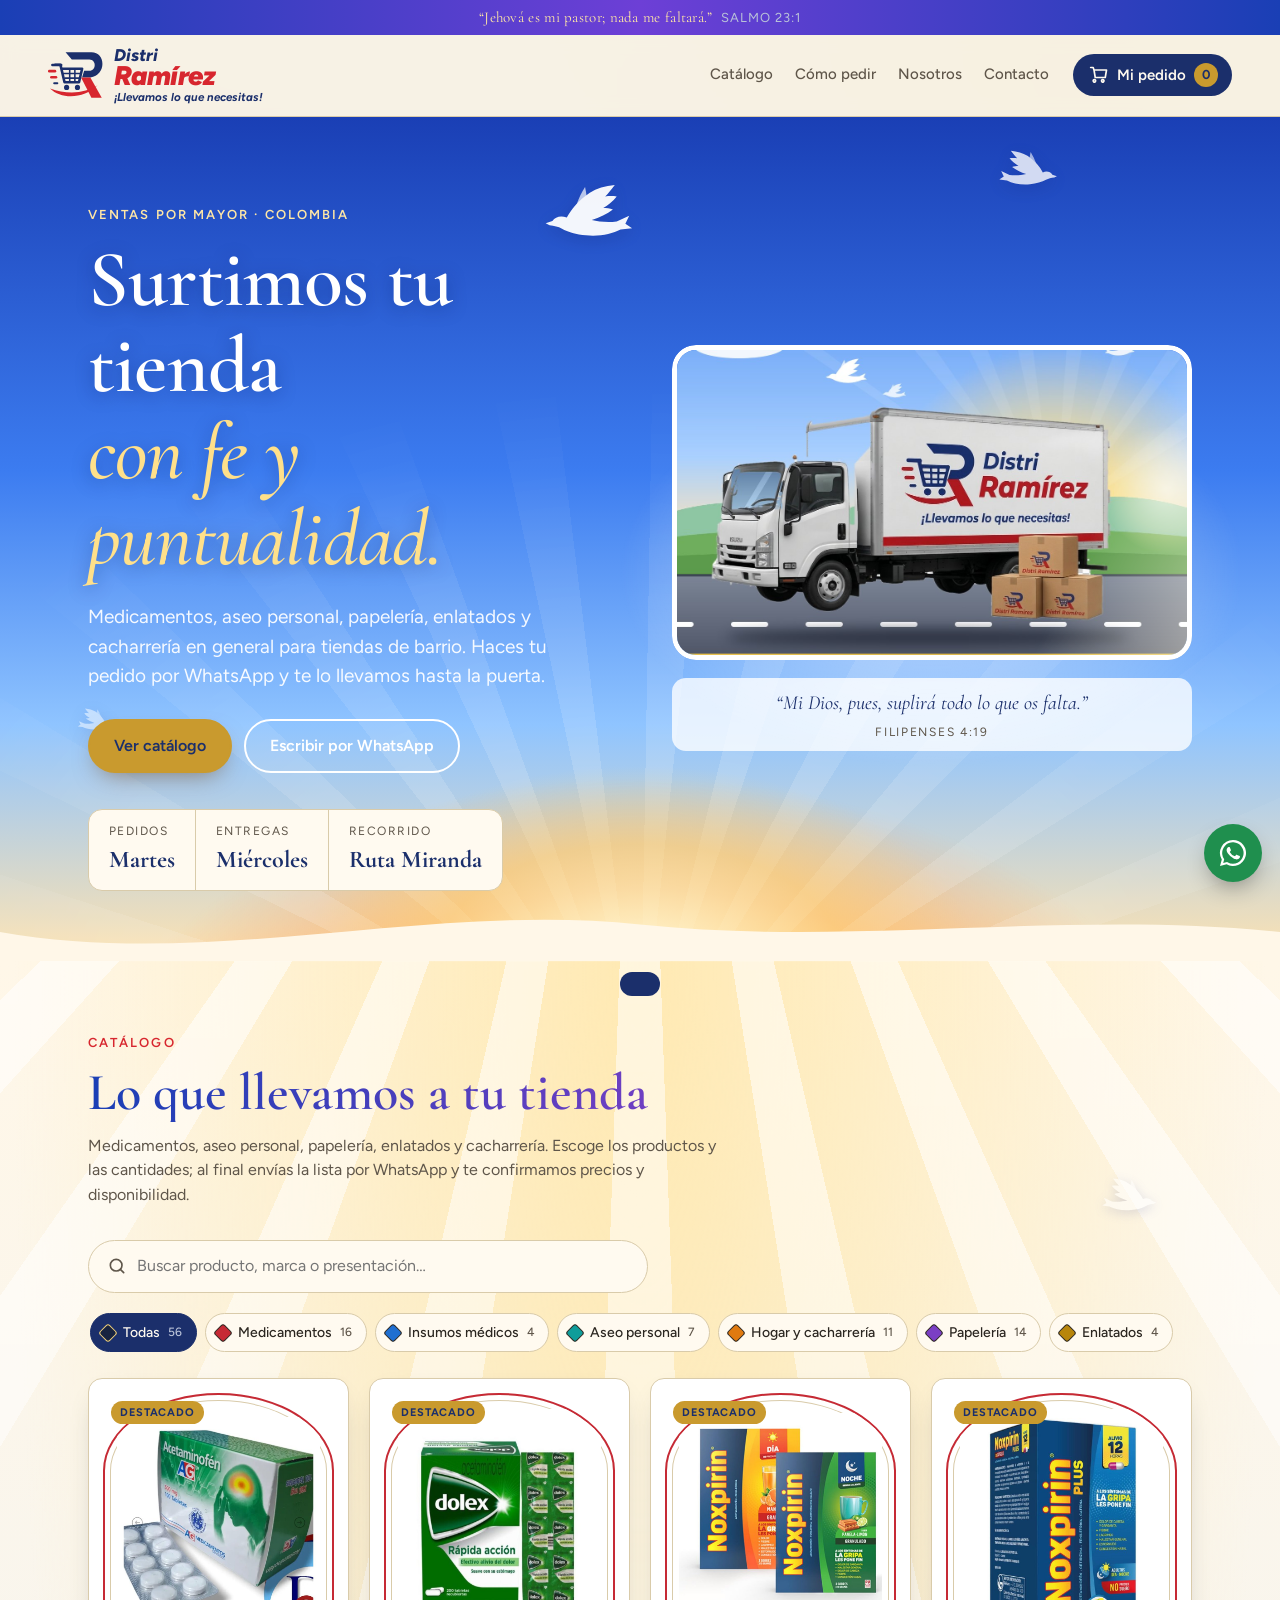
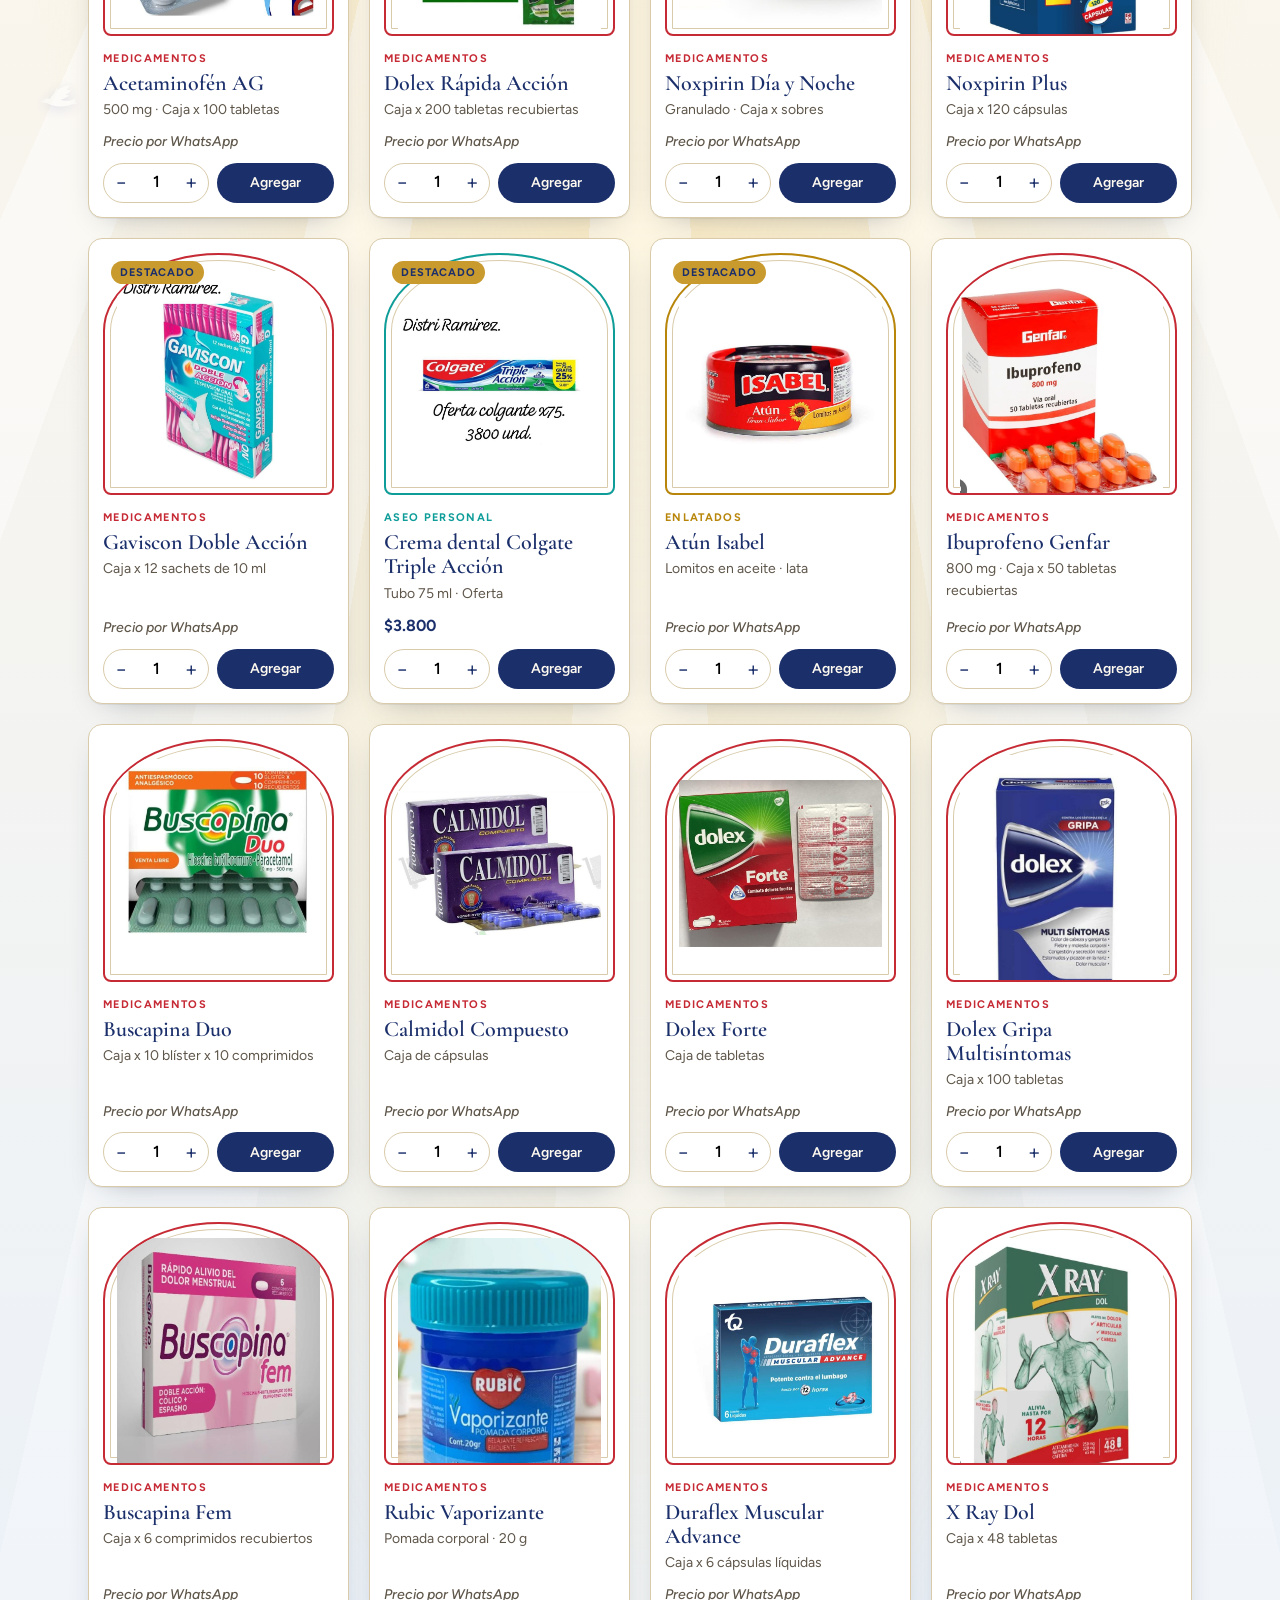
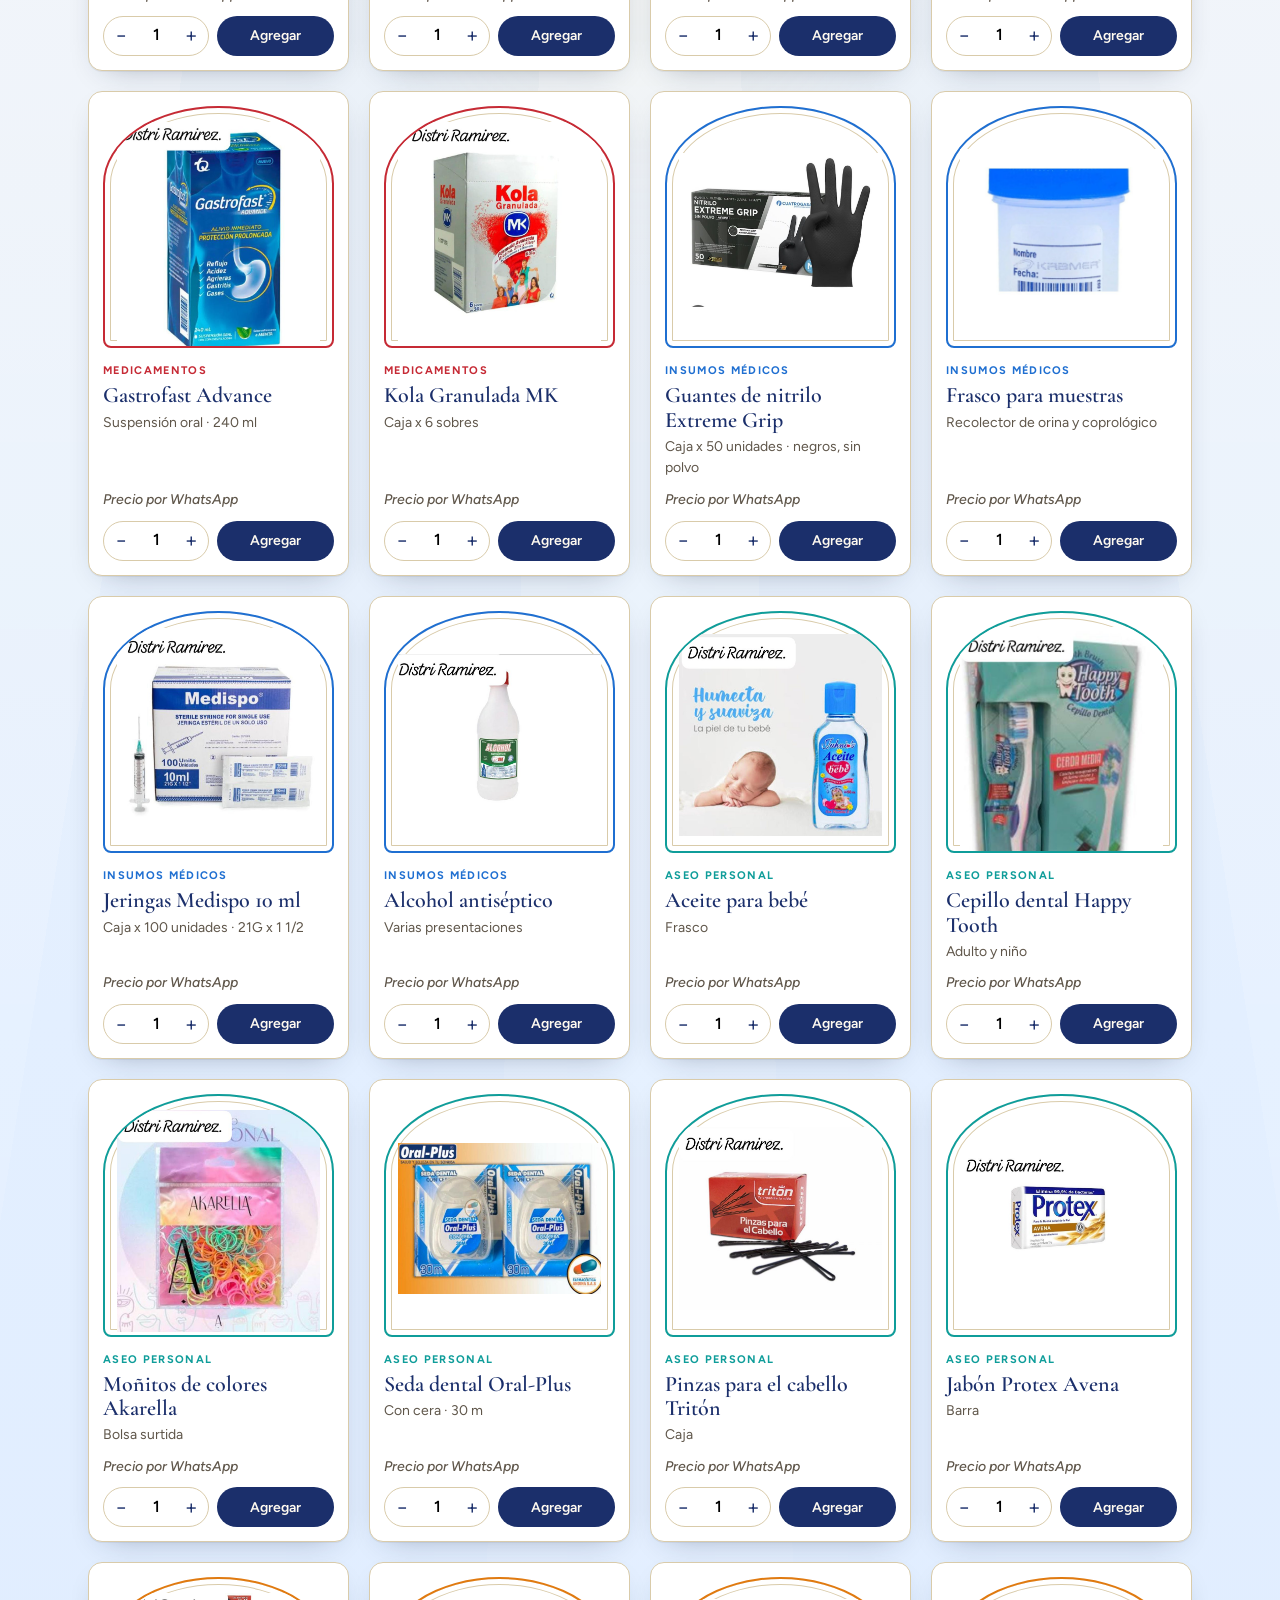
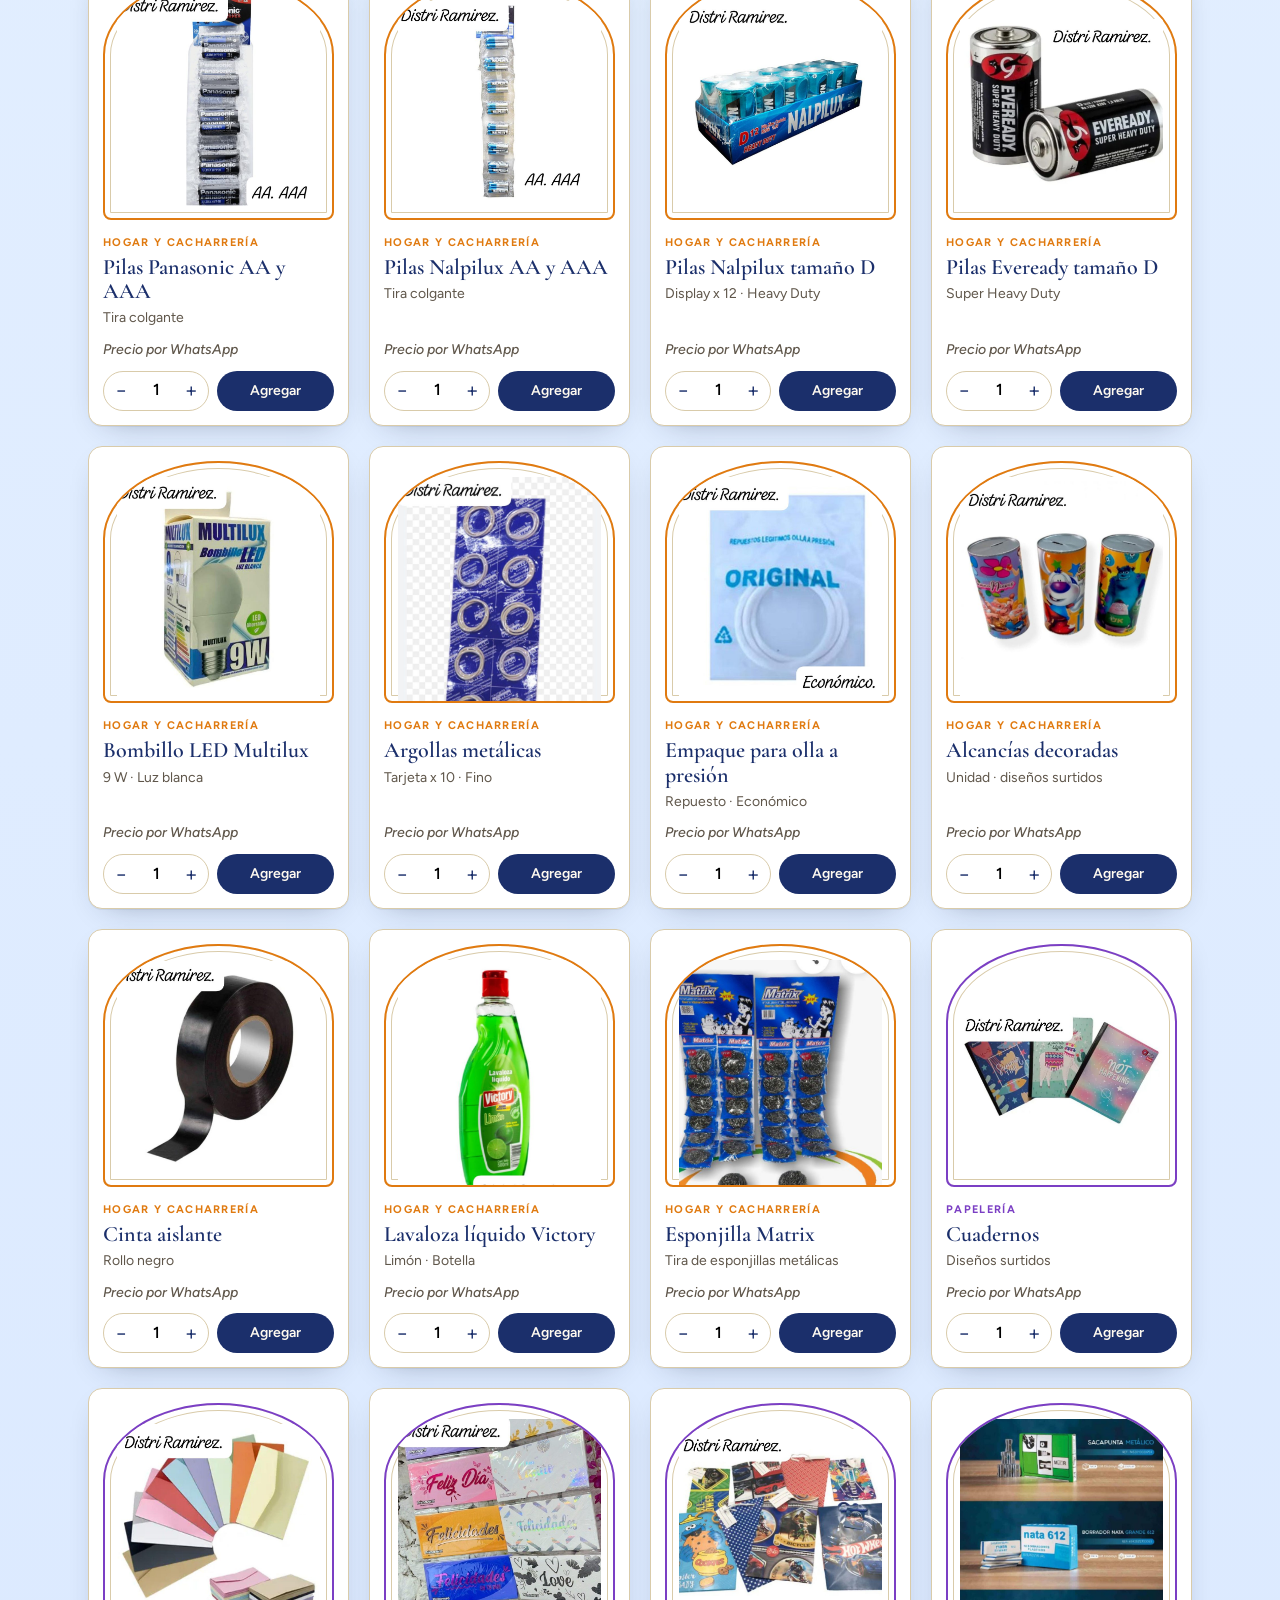
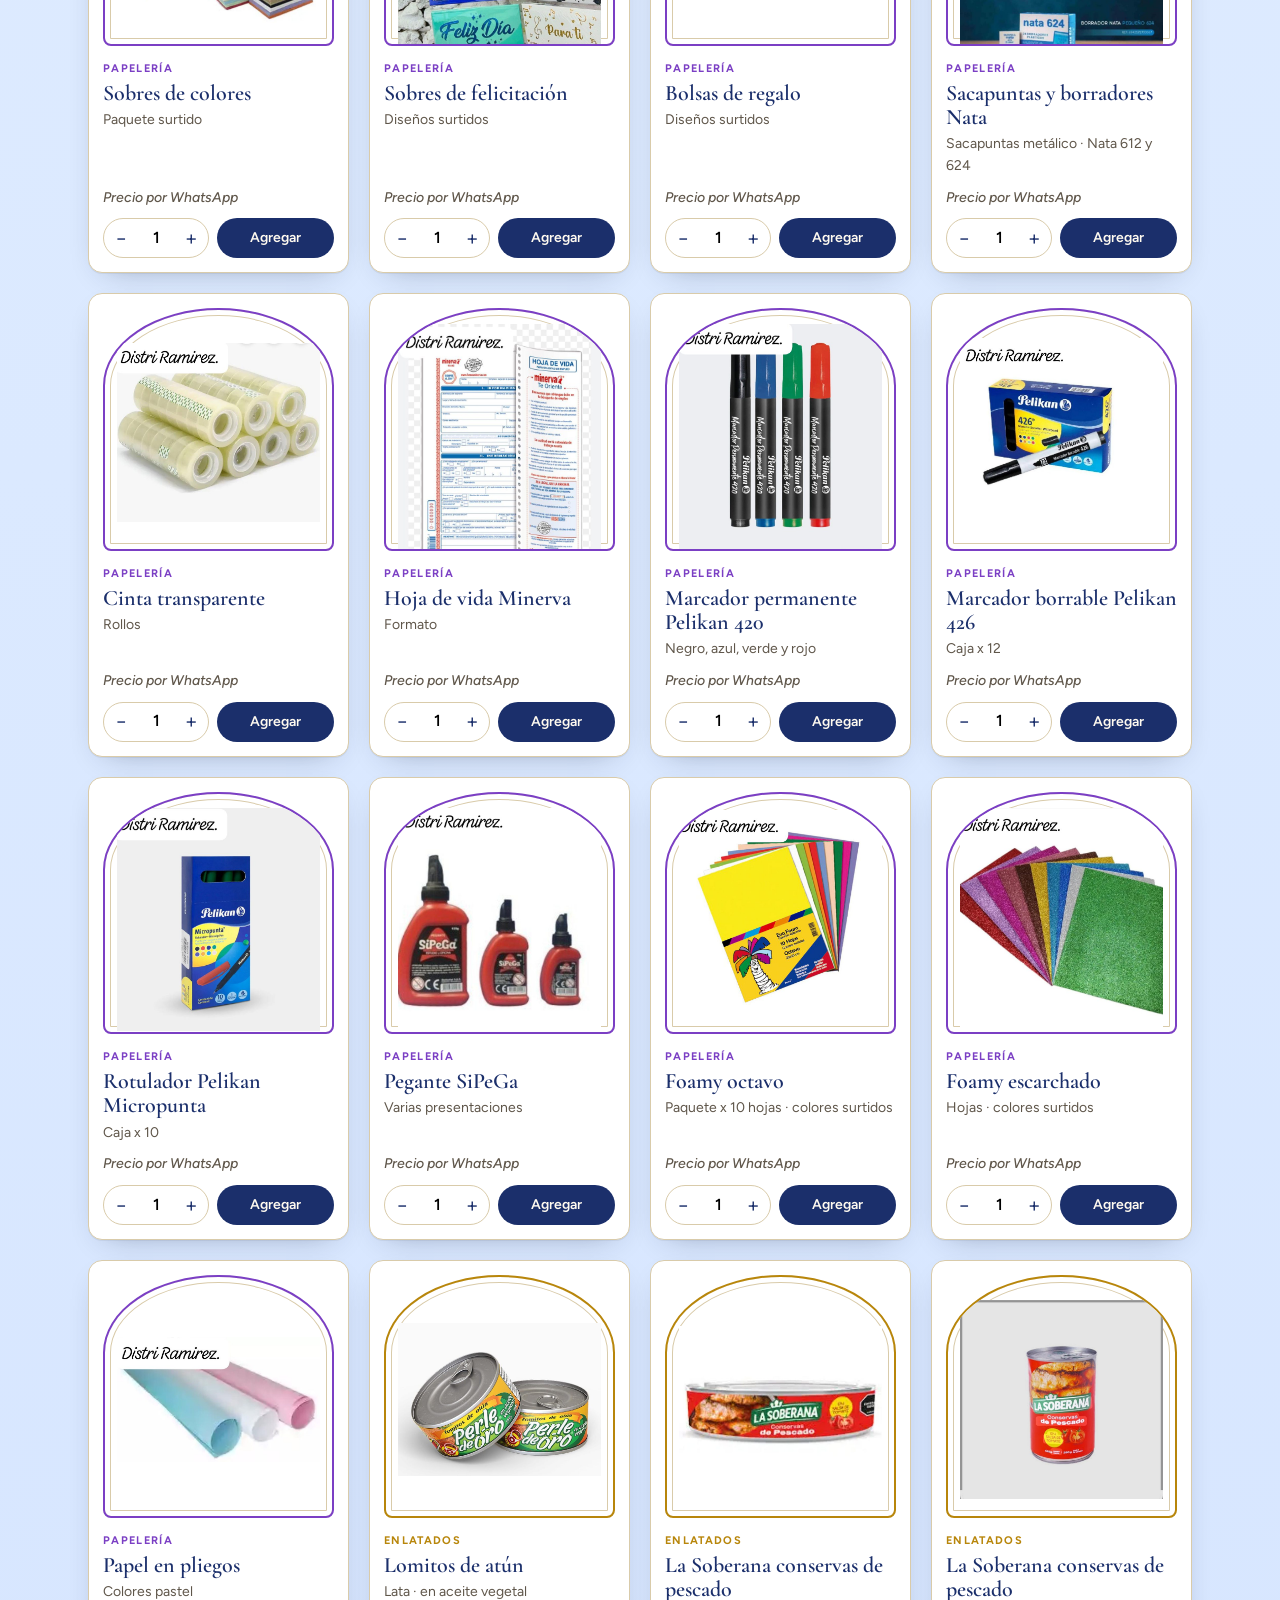
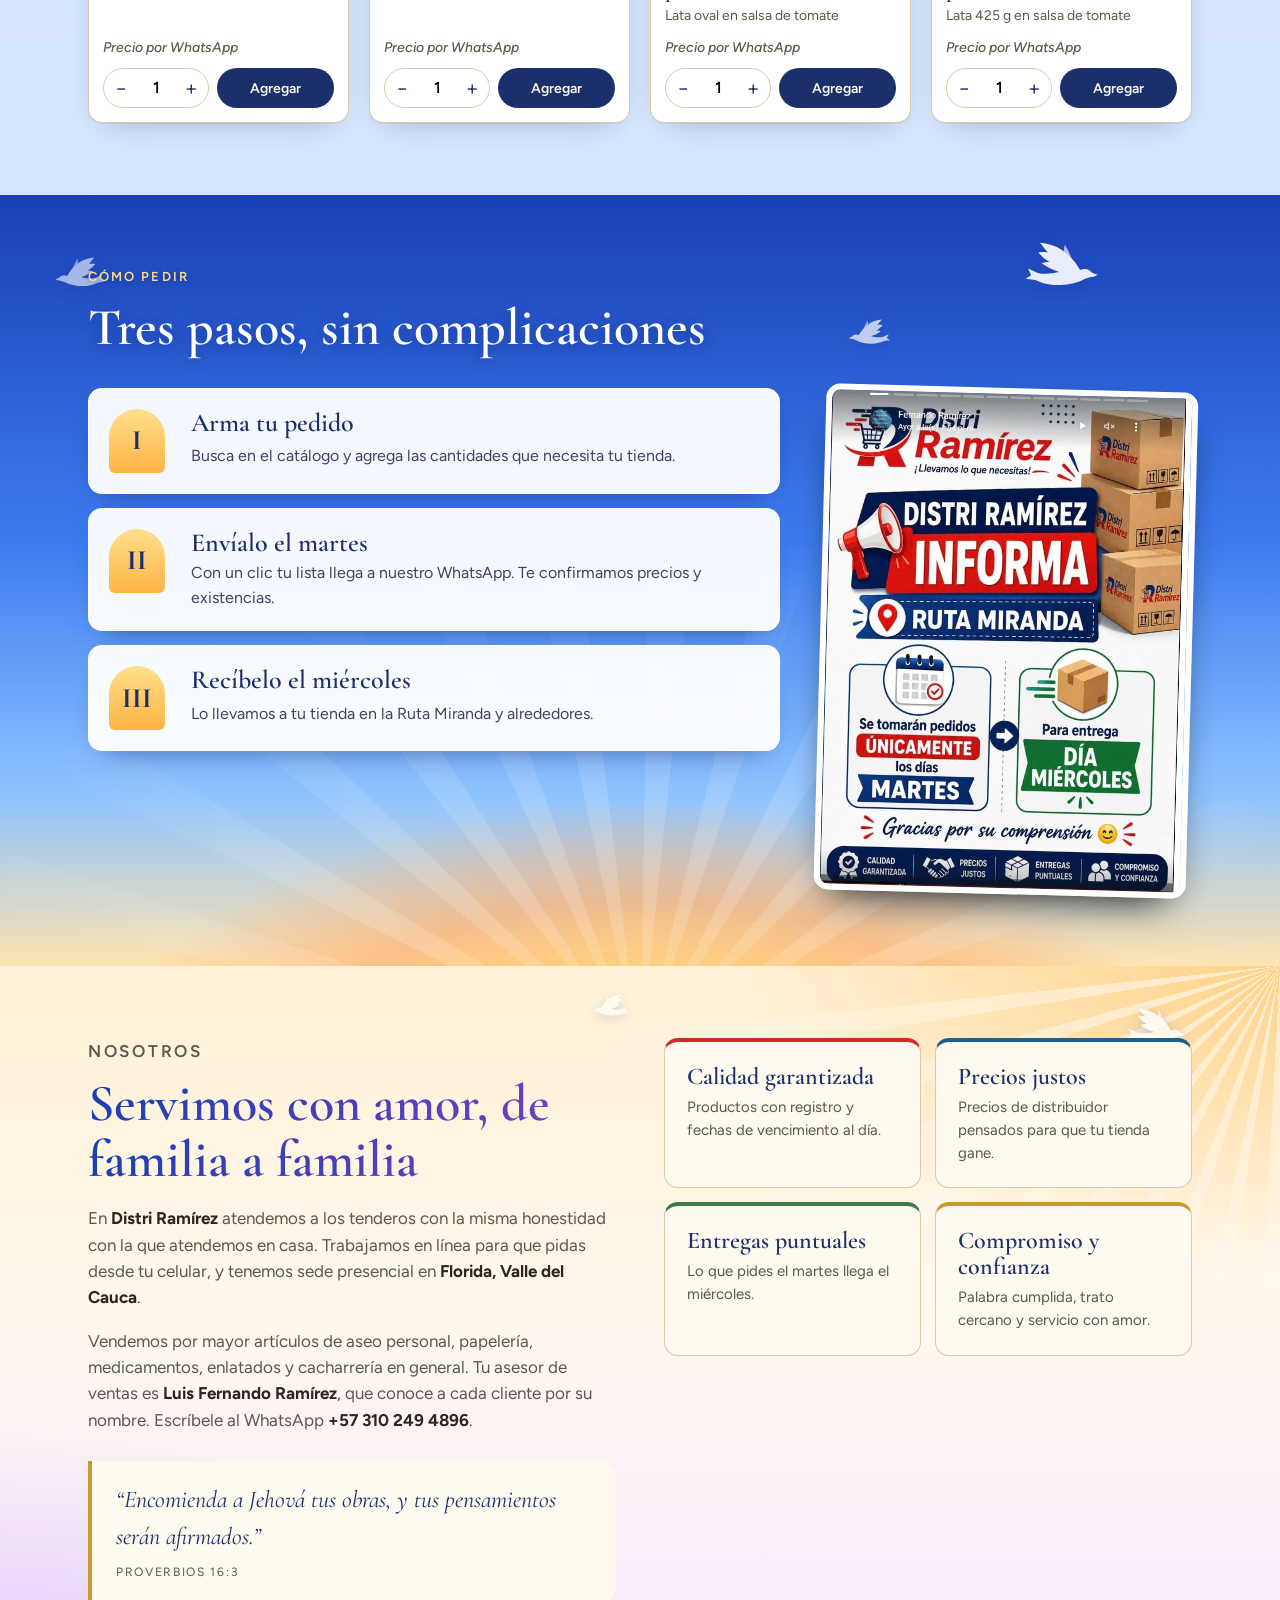
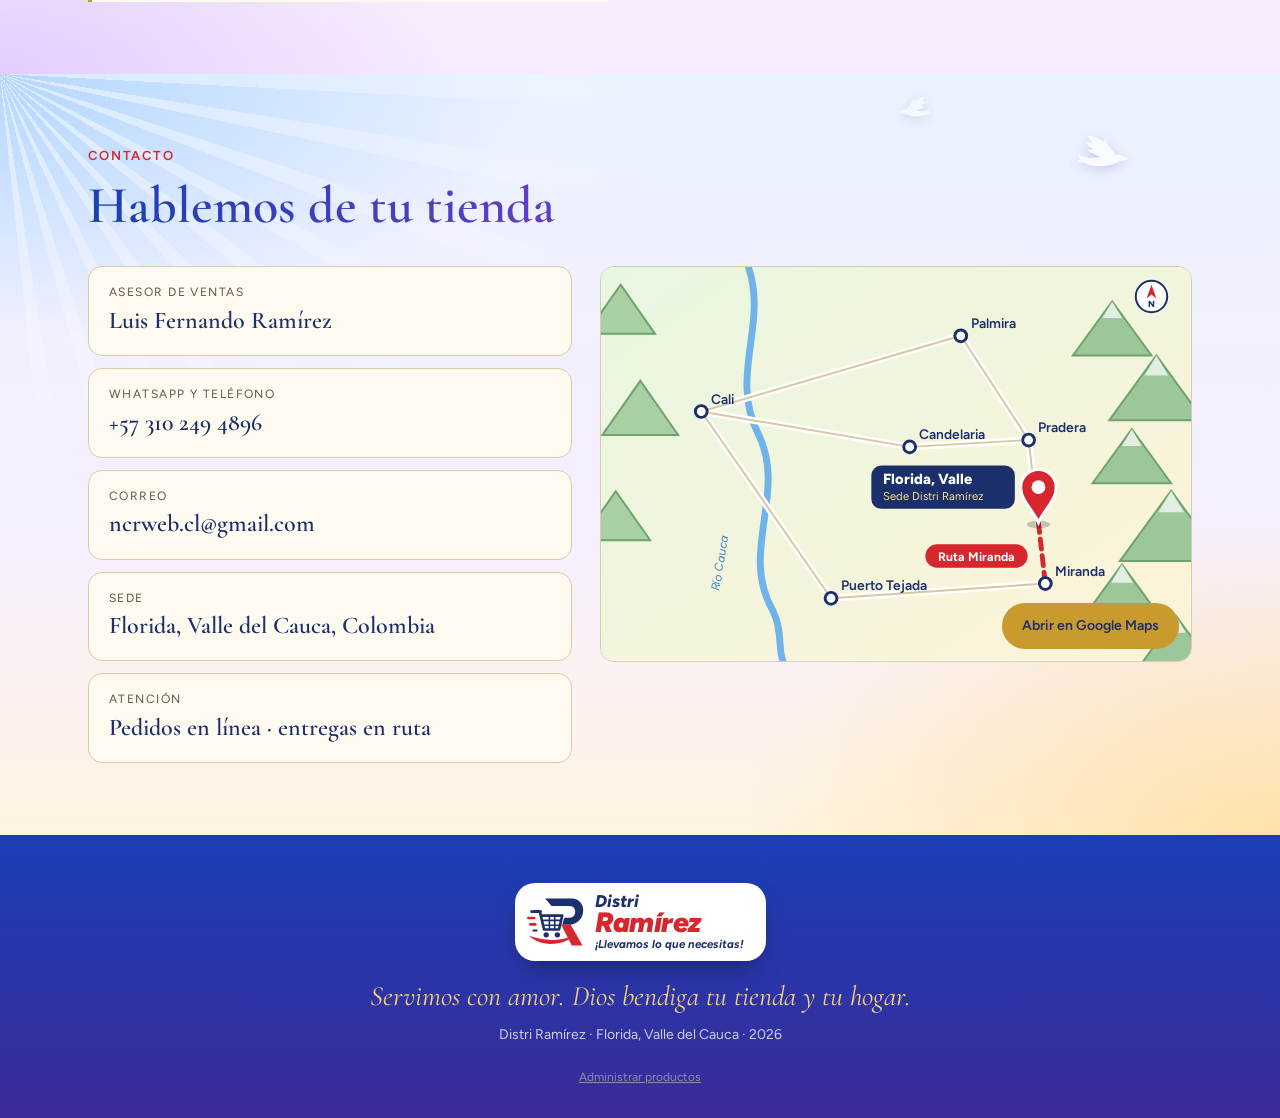
<file: index.html>
<!doctype html>
<html lang="es-CO">
<head>
<meta charset="utf-8">
<meta name="viewport" content="width=device-width, initial-scale=1">
<title>Distri Ramírez · Distribuidora para tiendas</title>
<meta name="description" content="Distri Ramírez: distribuidora de medicamentos de venta libre, insumos y despensa para tiendas de barrio en Colombia. Sede en Florida, Valle del Cauca. Pedidos por WhatsApp.">
<meta name="theme-color" content="#18233f">
<meta property="og:title" content="Distri Ramírez · ¡Llevamos lo que necesitas!">
<meta property="og:description" content="Surtimos tu tienda con fe y puntualidad. Pedidos por WhatsApp.">
<meta property="og:image" content="camion-portada.jpg">
<link rel="icon" href="logo.svg" type="image/svg+xml">
<link rel="preconnect" href="https://fonts.googleapis.com">
<link rel="preconnect" href="https://fonts.gstatic.com" crossorigin>
<link href="https://fonts.googleapis.com/css2?family=Cormorant+Garamond:ital,wght@0,500;0,600;0,700;1,500;1,600&family=Figtree:ital,wght@0,400;0,500;0,600;0,700;1,700;1,800;1,900&display=swap" rel="stylesheet">
<link rel="stylesheet" href="estilos.css">
</head>
<body>

<div class="cinta">
  <span>“Jehová es mi pastor; nada me faltará.”</span><em>Salmo 23:1</em>
</div>

<header class="cabecera">
  <a class="marca" href="#inicio" aria-label="Distri Ramírez, inicio">
    <svg class="marca-r" viewBox="0 0 120 100" aria-hidden="true"><g fill="#d7262e"><rect x="0" y="40" width="16" height="5" rx="2.5"/><rect x="4" y="52" width="14" height="5" rx="2.5"/></g><g fill="#1b2f6b"><rect x="6" y="28" width="22" height="5" rx="2.5"/><rect x="10" y="64" width="10" height="4" rx="2"/></g><path d="M34 6H84C112 6 114 50 82 55H66L70 42H80C94 42 94 20 80 20H46Z" fill="#1b2f6b"/><path d="M64 55H82L104 94H84Z" fill="#d7262e"/><path d="M4 76C26 98 70 96 96 70C72 86 36 88 4 76Z" fill="#d7262e"/><g fill="none" stroke="#1b2f6b" stroke-width="5" stroke-linejoin="round" stroke-linecap="round"><path d="M14 30H24L32 64H60L66 38H27"/><path d="M30 47H64M33 56H61M42 38V64M52 38V64" stroke-width="3"/></g><circle cx="36" cy="74" r="5" fill="#1b2f6b"/><circle cx="57" cy="74" r="5" fill="#1b2f6b"/></svg>
    <span class="marca-texto"><span class="m-distri">Distri</span><span class="m-ramirez">Ramírez</span><small>¡Llevamos lo que necesitas!</small></span>
  </a>
  <nav class="menu" aria-label="Principal">
    <a href="#catalogo">Catálogo</a>
    <a href="#como-pedir">Cómo pedir</a>
    <a href="#nosotros">Nosotros</a>
    <a href="#contacto">Contacto</a>
  </nav>
  <button class="btn-pedido" id="abrirPedido" aria-label="Ver mi pedido">
    <svg viewBox="0 0 24 24" aria-hidden="true"><path d="M6 6h15l-1.5 9h-12zM6 6L5 3H2m6 16a1.5 1.5 0 1 0 0 .01M18 19a1.5 1.5 0 1 0 0 .01" fill="none" stroke="currentColor" stroke-width="2" stroke-linecap="round" stroke-linejoin="round"/></svg>
    <span>Mi pedido</span><b id="contador">0</b>
  </button>
</header>

<main id="inicio">

  <div class="cielo">
  <svg width="0" height="0" style="position:absolute" aria-hidden="true"><defs><symbol id="paloma" viewBox="0 0 100 60"><path opacity=".72" d="M36 38 C38 26 42 14 49 3 C51 12 52 22 50 32 Z"/><path d="M8 41 L15 38.5 C18 34 24 32.5 30 35 C34 27 42 17 54 9 C61 4.5 70 2 80 1 C76 6 73 10 70 13 C74 12.5 78 12.5 82 13 C78 18 73 22 68 25 C71 25 75 25.5 78 26.5 C72 31 64 35 56 37.5 C63 39 72 40.5 82 39 L95 33 L91 41.5 L98 46 L86 47.5 C77 52 64 55 50 53.5 C40 52.5 31 50 25 46.5 C21 44.5 17 43.5 12 43 Z"/></symbol></defs></svg><div class="palomas-capa" aria-hidden="true"><svg class="paloma" style="left:42%;top:8%;width:96px;opacity:0.95" viewBox="0 0 100 60"><use href="#paloma"/></svg><svg class="paloma vuelta" style="left:78%;top:4%;width:64px;opacity:0.8" viewBox="0 0 100 60"><use href="#paloma"/></svg><svg class="paloma" style="left:88%;top:30%;width:44px;opacity:0.65" viewBox="0 0 100 60"><use href="#paloma"/></svg><svg class="paloma vuelta" style="left:6%;top:70%;width:40px;opacity:0.5" viewBox="0 0 100 60"><use href="#paloma"/></svg></div>
  <section class="portada">
    <div class="portada-texto">
      <p class="sobretitulo">Ventas por mayor · Colombia</p>
      <h1>Surtimos tu tienda<br><i>con fe y puntualidad.</i></h1>
      <p class="intro">Medicamentos, aseo personal, papelería, enlatados y cacharrería en general para tiendas de barrio. Haces tu pedido por WhatsApp y te lo llevamos hasta la puerta.</p>
      <div class="acciones">
        <a class="btn btn-oro" href="#catalogo">Ver catálogo</a>
        <a class="btn btn-linea" id="waPortada" href="#" target="_blank" rel="noopener">Escribir por WhatsApp</a>
      </div>
      <ul class="calendario">
        <li><span>Pedidos</span><strong data-cfg="diaPedidos">martes</strong></li>
        <li><span>Entregas</span><strong data-cfg="diaEntrega">miércoles</strong></li>
        <li><span>Recorrido</span><strong data-cfg="ruta">Ruta Miranda</strong></li>
      </ul>
    </div>
    <figure class="portada-vitral">
      <span class="foto-brillo"><img class="foto-camion" src="camion-portada.jpg" alt="Camión de reparto de Distri Ramírez con cajas de mercancía en la carretera" width="1230" height="735"><span class="sol-brillo" aria-hidden="true"></span><span class="destello" aria-hidden="true"></span></span>
      <figcaption>“Mi Dios, pues, suplirá todo lo que os falta.”<span>Filipenses 4:19</span></figcaption>
    </figure>
  </section>
  <svg class="ola" viewBox="0 0 1440 80" preserveAspectRatio="none" aria-hidden="true"><path d="M0 40 C240 90 480 0 720 30 C960 60 1200 10 1440 40 V80 H0Z"/></svg>
</div>

  <div class="banda banda-catalogo">
  <div class="rayos"></div><div class="palomas-capa" aria-hidden="true"><svg class="paloma vuelta" style="left:86%;top:3%;width:60px;opacity:0.55" viewBox="0 0 100 60"><use href="#paloma"/></svg><svg class="paloma" style="left:3%;top:10%;width:40px;opacity:0.45" viewBox="0 0 100 60"><use href="#paloma"/></svg></div>
  <section class="seccion" id="catalogo">
    <div class="titulo-seccion">
      <p class="sobretitulo">Catálogo</p>
      <h2>Lo que llevamos a tu tienda</h2>
      <p>Medicamentos, aseo personal, papelería, enlatados y cacharrería. Escoge los productos y las cantidades; al final envías la lista por WhatsApp y te confirmamos precios y disponibilidad.</p>
    </div>

    <div id="avisoBorrador" class="aviso-borrador" hidden>
      Estás viendo cambios que aún no se han publicado (solo se ven en este equipo).
      <a href="admin.html">Ir a administración</a>
    </div>

    <div class="herramientas">
      <label class="buscador">
        <svg viewBox="0 0 24 24" aria-hidden="true"><circle cx="11" cy="11" r="7" fill="none" stroke="currentColor" stroke-width="2"/><path d="M20 20l-4-4" stroke="currentColor" stroke-width="2" stroke-linecap="round"/></svg>
        <input id="buscar" type="search" placeholder="Buscar producto, marca o presentación…" aria-label="Buscar producto">
      </label>
    </div>
    <div class="categorias" id="categorias" role="tablist" aria-label="Categorías"></div>

    <div class="rejilla" id="rejilla" aria-live="polite"></div>
    <p class="vacio" id="vacio" hidden>No encontramos productos con esa búsqueda. Pregúntanos por WhatsApp: si lo necesitas, lo conseguimos.</p>
  </section>
  </div>

  <div class="banda banda-pasos">
  <div class="rayos"></div><div class="palomas-capa" aria-hidden="true"><svg class="paloma vuelta" style="left:80%;top:6%;width:80px;opacity:0.9" viewBox="0 0 100 60"><use href="#paloma"/></svg><svg class="paloma" style="left:66%;top:16%;width:46px;opacity:0.7" viewBox="0 0 100 60"><use href="#paloma"/></svg><svg class="paloma" style="left:4%;top:8%;width:54px;opacity:0.6" viewBox="0 0 100 60"><use href="#paloma"/></svg></div>
  <section class="seccion pasos-seccion" id="como-pedir">
    <div class="titulo-seccion">
      <p class="sobretitulo">Cómo pedir</p>
      <h2>Tres pasos, sin complicaciones</h2>
    </div>
    <div class="pasos-cuerpo">
      <ol class="pasos">
        <li>
          <span class="num">I</span>
          <h3>Arma tu pedido</h3>
          <p>Busca en el catálogo y agrega las cantidades que necesita tu tienda.</p>
        </li>
        <li>
          <span class="num">II</span>
          <h3>Envíalo el <span data-cfg="diaPedidos">martes</span></h3>
          <p>Con un clic tu lista llega a nuestro WhatsApp. Te confirmamos precios y existencias.</p>
        </li>
        <li>
          <span class="num">III</span>
          <h3>Recíbelo el <span data-cfg="diaEntrega">miércoles</span></h3>
          <p>Lo llevamos a tu tienda en la <span data-cfg="ruta">Ruta Miranda</span> y alrededores.</p>
        </li>
      </ol>
      <figure class="volante">
        <img src="aviso-ruta-miranda.jpg" alt="Aviso de Distri Ramírez: pedidos únicamente los martes para entrega el miércoles, Ruta Miranda" loading="lazy">
      </figure>
    </div>
  </section>
  </div>

  <div class="banda banda-nosotros">
  <div class="rayos"></div><div class="palomas-capa" aria-hidden="true"><svg class="paloma vuelta" style="left:88%;top:6%;width:64px;opacity:0.8" viewBox="0 0 100 60"><use href="#paloma"/></svg><svg class="paloma" style="left:46%;top:4%;width:40px;opacity:0.6" viewBox="0 0 100 60"><use href="#paloma"/></svg></div>
  <section class="seccion nosotros" id="nosotros">
    <div class="nosotros-texto">
      <p class="sobretitulo">Nosotros</p>
      <h2>Servimos con amor, de familia a familia</h2>
      <p>En <strong data-cfg="nombre">Distri Ramírez</strong> atendemos a los tenderos con la misma honestidad con la que atendemos en casa. Trabajamos en línea para que pidas desde tu celular, y tenemos sede presencial en <strong data-cfg="sede">Florida, Valle del Cauca</strong>.</p>
      <p>Vendemos por mayor artículos de aseo personal, papelería, medicamentos, enlatados y cacharrería en general. Tu asesor de ventas es <strong data-cfg="propietario">Luis Fernando Ramírez</strong>, que conoce a cada cliente por su nombre. Escríbele al WhatsApp <strong data-cfg="telefonoVisible">+57 310 249 4896</strong>.</p>
      <blockquote>“Encomienda a Jehová tus obras, y tus pensamientos serán afirmados.”<cite>Proverbios 16:3</cite></blockquote>
    </div>
    <ul class="valores">
      <li><h3>Calidad garantizada</h3><p>Productos con registro y fechas de vencimiento al día.</p></li>
      <li><h3>Precios justos</h3><p>Precios de distribuidor pensados para que tu tienda gane.</p></li>
      <li><h3>Entregas puntuales</h3><p>Lo que pides el <span data-cfg="diaPedidos">martes</span> llega el <span data-cfg="diaEntrega">miércoles</span>.</p></li>
      <li><h3>Compromiso y confianza</h3><p>Palabra cumplida, trato cercano y servicio con amor.</p></li>
    </ul>
  </section>
  </div>

  <div class="banda banda-contacto">
  <div class="rayos"></div><div class="palomas-capa" aria-hidden="true"><svg class="paloma vuelta" style="left:84%;top:8%;width:58px;opacity:0.7" viewBox="0 0 100 60"><use href="#paloma"/></svg><svg class="paloma" style="left:70%;top:3%;width:36px;opacity:0.55" viewBox="0 0 100 60"><use href="#paloma"/></svg></div>
  <section class="seccion contacto" id="contacto">
    <div class="titulo-seccion">
      <p class="sobretitulo">Contacto</p>
      <h2>Hablemos de tu tienda</h2>
    </div>
    <div class="contacto-cuerpo">
      <ul class="datos">
        <li><span>Asesor de ventas</span><strong data-cfg="propietario">Luis Fernando Ramírez</strong></li>
        <li><span>WhatsApp y teléfono</span><a id="lnkTel" href="#" data-cfg="telefonoVisible">+57 310 249 4896</a></li>
        <li><span>Correo</span><a id="lnkCorreo" href="#" data-cfg="correo">ncrweb.cl@gmail.com</a></li>
        <li><span>Sede</span><strong><span data-cfg="sede">Florida, Valle del Cauca</span>, <span data-cfg="pais">Colombia</span></strong></li>
        <li><span>Atención</span><strong>Pedidos en línea · entregas en ruta</strong></li>
      </ul>
      <div class="mapa"><svg class="mapa-svg" viewBox="0 0 600 400" role="img" aria-label="Mapa de la zona: Florida, Valle del Cauca, con la Ruta Miranda"><defs><linearGradient id="valle" x1="0" y1="0" x2="1" y2="1"><stop offset="0" stop-color="#e8f6e1"/><stop offset="1" stop-color="#fdf3d8"/></linearGradient></defs><rect width="600" height="400" fill="url(#valle)"/><path d="M480 90 L520 35 L560 90Z" fill="#9cc79a" stroke="#6fa36b" stroke-width="2"/><path d="M510 52 L520 35 L530 52Z" fill="#fff" opacity=".7"/><path d="M517.0 156.0 L565 90.0 L613.0 156.0Z" fill="#9cc79a" stroke="#6fa36b" stroke-width="2"/><path d="M553.0 110.4 L565 90.0 L577.0 110.4Z" fill="#fff" opacity=".7"/><path d="M500 220 L540 165 L580 220Z" fill="#9cc79a" stroke="#6fa36b" stroke-width="2"/><path d="M530 182 L540 165 L550 182Z" fill="#fff" opacity=".7"/><path d="M528.0 299.0 L580 227.5 L632.0 299.0Z" fill="#9cc79a" stroke="#6fa36b" stroke-width="2"/><path d="M567.0 249.6 L580 227.5 L593.0 249.6Z" fill="#fff" opacity=".7"/><path d="M486.0 363.0 L530 302.5 L574.0 363.0Z" fill="#9cc79a" stroke="#6fa36b" stroke-width="2"/><path d="M519.0 321.2 L530 302.5 L541.0 321.2Z" fill="#fff" opacity=".7"/><path d="M545 410 L585 355 L625 410Z" fill="#9cc79a" stroke="#6fa36b" stroke-width="2"/><path d="M575 372 L585 355 L595 372Z" fill="#fff" opacity=".7"/><path d="M-15 68 L20 18 L55 68Z" fill="#a9cfa5" stroke="#6fa36b" stroke-width="2"/><path d="M1.5 170.8 L40 115.8 L78.5 170.8Z" fill="#a9cfa5" stroke="#6fa36b" stroke-width="2"/><path d="M-20 278 L15 228 L50 278Z" fill="#a9cfa5" stroke="#6fa36b" stroke-width="2"/><path d="M150 0 C170 60 130 110 160 170 C190 230 140 290 175 350 C185 370 180 390 185 400" fill="none" stroke="#6fb3e8" stroke-width="7" stroke-linecap="round"/><text x="120" y="330" transform="rotate(-80 120 330)" font-family="Figtree,Arial,sans-serif" font-size="12" font-style="italic" fill="#3f86c4">Río Cauca</text><path d="M102 147 L314 183" stroke="#fff" stroke-width="7" stroke-linecap="round"/><path d="M102 147 L314 183" stroke="#d8c7a0" stroke-width="2"/><path d="M314 183 L435 176" stroke="#fff" stroke-width="7" stroke-linecap="round"/><path d="M314 183 L435 176" stroke="#d8c7a0" stroke-width="2"/><path d="M366 70 L435 176" stroke="#fff" stroke-width="7" stroke-linecap="round"/><path d="M366 70 L435 176" stroke="#d8c7a0" stroke-width="2"/><path d="M102 147 L366 70" stroke="#fff" stroke-width="7" stroke-linecap="round"/><path d="M102 147 L366 70" stroke="#d8c7a0" stroke-width="2"/><path d="M435 176 L445 260" stroke="#fff" stroke-width="7" stroke-linecap="round"/><path d="M435 176 L445 260" stroke="#d8c7a0" stroke-width="2"/><path d="M102 147 L234 337" stroke="#fff" stroke-width="7" stroke-linecap="round"/><path d="M102 147 L234 337" stroke="#d8c7a0" stroke-width="2"/><path d="M234 337 L452 322" stroke="#fff" stroke-width="7" stroke-linecap="round"/><path d="M234 337 L452 322" stroke="#d8c7a0" stroke-width="2"/><path d="M445 260 L452 322" stroke="#d7262e" stroke-width="5" stroke-dasharray="10 7" stroke-linecap="round"/><g transform="translate(330 295)"><rect x="0" y="-13" width="104" height="24" rx="12" fill="#d7262e"/><text x="52" y="4" text-anchor="middle" font-family="Figtree,Arial,sans-serif" font-weight="700" font-size="12.5" fill="#fff">Ruta Miranda</text></g><circle cx="102" cy="147" r="6" fill="#fff" stroke="#1b2f6b" stroke-width="3"/><text x="112" y="139" font-family="Figtree,Arial,sans-serif" font-weight="600" font-size="14" fill="#1b2f6b">Cali</text><circle cx="366" cy="70" r="6" fill="#fff" stroke="#1b2f6b" stroke-width="3"/><text x="376" y="62" font-family="Figtree,Arial,sans-serif" font-weight="600" font-size="14" fill="#1b2f6b">Palmira</text><circle cx="314" cy="183" r="6" fill="#fff" stroke="#1b2f6b" stroke-width="3"/><text x="324" y="175" font-family="Figtree,Arial,sans-serif" font-weight="600" font-size="14" fill="#1b2f6b">Candelaria</text><circle cx="435" cy="176" r="6" fill="#fff" stroke="#1b2f6b" stroke-width="3"/><text x="445" y="168" font-family="Figtree,Arial,sans-serif" font-weight="600" font-size="14" fill="#1b2f6b">Pradera</text><circle cx="452" cy="322" r="6" fill="#fff" stroke="#1b2f6b" stroke-width="3"/><text x="462" y="314" font-family="Figtree,Arial,sans-serif" font-weight="600" font-size="14" fill="#1b2f6b">Miranda</text><circle cx="234" cy="337" r="6" fill="#fff" stroke="#1b2f6b" stroke-width="3"/><text x="244" y="329" font-family="Figtree,Arial,sans-serif" font-weight="600" font-size="14" fill="#1b2f6b">Puerto Tejada</text><g transform="translate(445 260)"><ellipse cx="0" cy="2" rx="12" ry="4" fill="#000" opacity=".2"/><path d="M0 0 C-6 -14 -18 -22 -18 -36 A18 18 0 0 1 18 -36 C18 -22 6 -14 0 0Z" fill="#d7262e" stroke="#fff" stroke-width="3"/><circle cx="0" cy="-36" r="7" fill="#fff"/></g><g transform="translate(275 202)"><rect width="146" height="44" rx="10" fill="#1b2f6b"/><text x="12" y="19" font-family="Figtree,Arial,sans-serif" font-weight="800" font-size="15" fill="#fff">Florida, Valle</text><text x="12" y="35" font-family="Figtree,Arial,sans-serif" font-size="11.5" fill="#ffe08a">Sede Distri Ramírez</text></g><g transform="translate(560 30)"><circle r="16" fill="#fff" stroke="#1b2f6b" stroke-width="2"/><path d="M0 -12 L5 2 L0 -2 L-5 2Z" fill="#d7262e"/><text y="11" text-anchor="middle" font-family="Figtree,Arial,sans-serif" font-weight="800" font-size="9" fill="#1b2f6b">N</text></g></svg><a class="btn btn-oro mapa-btn" href="https://www.google.com/maps/search/?api=1&query=Florida%2C+Valle+del+Cauca%2C+Colombia" target="_blank" rel="noopener">Abrir en Google Maps</a></div>
    </div>
  </section>
  </div>
</main>

<footer class="pie">
  <div class="pie-logo"><svg class="marca-r" viewBox="0 0 120 100" aria-hidden="true"><g fill="#d7262e"><rect x="0" y="40" width="16" height="5" rx="2.5"/><rect x="4" y="52" width="14" height="5" rx="2.5"/></g><g fill="#1b2f6b"><rect x="6" y="28" width="22" height="5" rx="2.5"/><rect x="10" y="64" width="10" height="4" rx="2"/></g><path d="M34 6H84C112 6 114 50 82 55H66L70 42H80C94 42 94 20 80 20H46Z" fill="#1b2f6b"/><path d="M64 55H82L104 94H84Z" fill="#d7262e"/><path d="M4 76C26 98 70 96 96 70C72 86 36 88 4 76Z" fill="#d7262e"/><g fill="none" stroke="#1b2f6b" stroke-width="5" stroke-linejoin="round" stroke-linecap="round"><path d="M14 30H24L32 64H60L66 38H27"/><path d="M30 47H64M33 56H61M42 38V64M52 38V64" stroke-width="3"/></g><circle cx="36" cy="74" r="5" fill="#1b2f6b"/><circle cx="57" cy="74" r="5" fill="#1b2f6b"/></svg><span class="marca-texto"><span class="m-distri">Distri</span><span class="m-ramirez">Ramírez</span><small>¡Llevamos lo que necesitas!</small></span></div>
  <p class="bendicion">Servimos con amor. Dios bendiga tu tienda y tu hogar.</p>
  <p class="pie-datos"><span data-cfg="nombre">Distri Ramírez</span> · <span data-cfg="sede">Florida, Valle del Cauca</span> · <span id="anio"></span></p>
  <a class="admin-link" href="admin.html">Administrar productos</a>
</footer>

<a class="wa-flotante" id="waFlotante" href="#" target="_blank" rel="noopener" aria-label="Escribir por WhatsApp">
  <svg viewBox="0 0 32 32" aria-hidden="true"><path fill="currentColor" d="M16 3a13 13 0 0 0-11.2 19.6L3 29l6.6-1.7A13 13 0 1 0 16 3zm0 23.7a10.7 10.7 0 0 1-5.5-1.5l-.4-.2-3.9 1 1-3.8-.3-.4A10.7 10.7 0 1 1 16 26.7zm5.9-8c-.3-.2-1.9-1-2.2-1s-.5-.2-.7.2-.8 1-1 1.2-.4.2-.7 0a8.8 8.8 0 0 1-4.4-3.8c-.3-.6.3-.5 1-1.7.1-.2 0-.4 0-.6l-1-2.4c-.3-.6-.5-.5-.7-.5h-.6a1.2 1.2 0 0 0-.9.4 3.7 3.7 0 0 0-1.1 2.7 6.4 6.4 0 0 0 1.4 3.4 14.6 14.6 0 0 0 5.6 4.9c2 .9 2.9 1 3.9.8a3.3 3.3 0 0 0 2.2-1.5 2.7 2.7 0 0 0 .2-1.5c-.1-.2-.3-.3-.7-.5z"/></svg>
</a>

<!-- Panel del pedido -->
<div class="velo" id="velo" hidden></div>
<aside class="panel-pedido" id="panelPedido" aria-label="Mi pedido" aria-hidden="true">
  <div class="panel-cabeza">
    <h2>Mi pedido</h2>
    <button class="cerrar" id="cerrarPedido" aria-label="Cerrar">×</button>
  </div>
  <div class="panel-lista" id="listaPedido"></div>
  <form class="panel-form" id="formPedido">
    <label>Nombre de la tienda<input name="tienda" required autocomplete="organization"></label>
    <label>Tu nombre<input name="nombre" required autocomplete="name"></label>
    <label>Dirección y barrio<input name="direccion" required autocomplete="street-address"></label>
    <label>Municipio<input name="municipio" placeholder="Ej.: Miranda, Florida, Pradera…"></label>
    <label>Nota (opcional)<textarea name="nota" rows="2"></textarea></label>
    <button class="btn btn-wa" type="submit">Enviar pedido por WhatsApp</button>
    <button class="btn btn-linea-oscuro" type="button" id="enviarCorreo">Enviar por correo</button>
    <button class="vaciar" type="button" id="vaciarPedido">Vaciar pedido</button>
  </form>
</aside>

<div class="aviso-flotante" id="toast" role="status" aria-live="polite"></div>

<script src="config.js"></script>
<script src="datos.js"></script>
<script src="tienda.js"></script>
</body>
</html>
</file>
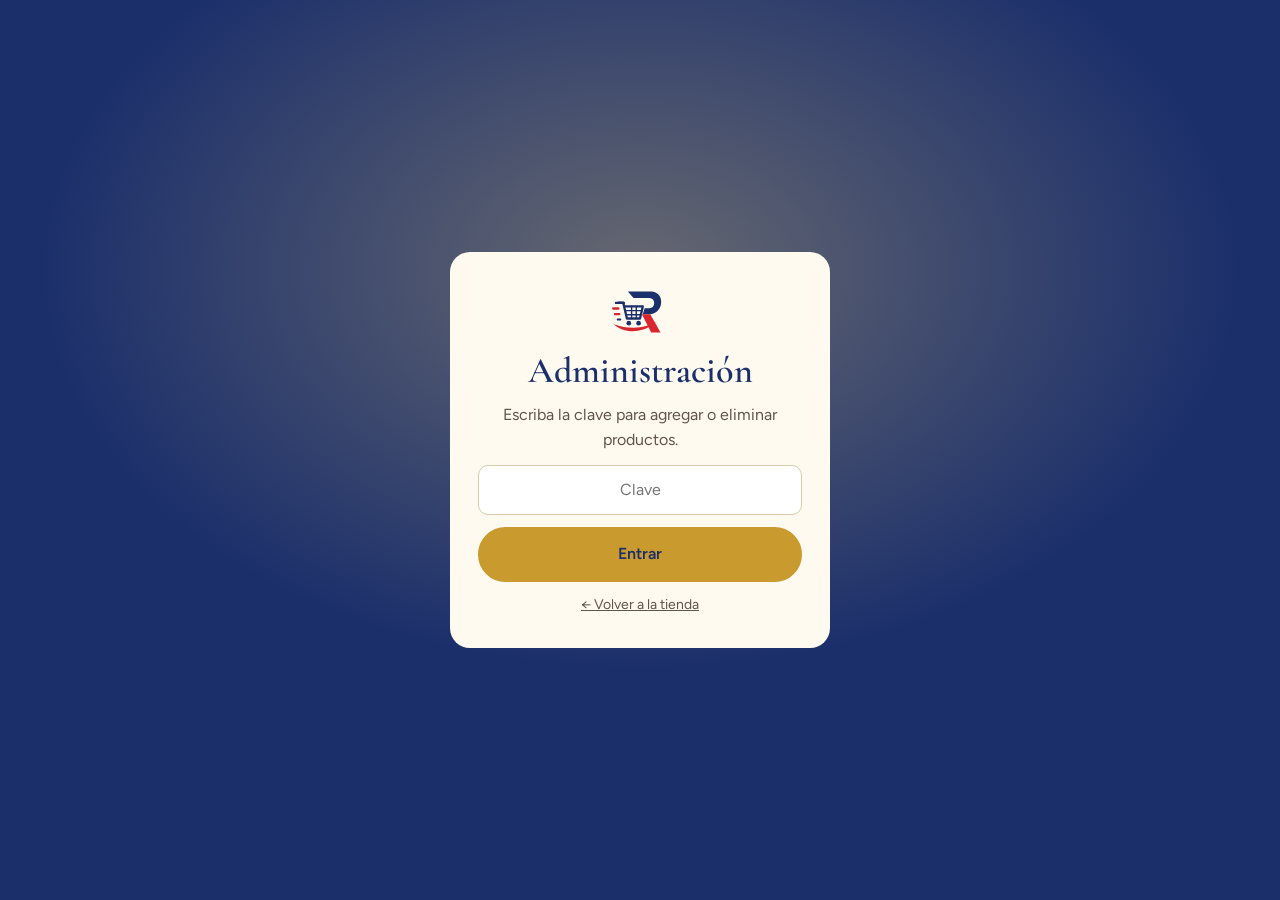
<file: admin.html>
<!doctype html>
<html lang="es-CO">
<head>
<meta charset="utf-8">
<meta name="viewport" content="width=device-width, initial-scale=1">
<meta name="robots" content="noindex">
<title>Administrar productos · Distri Ramírez</title>
<link rel="icon" href="logo.svg" type="image/svg+xml">
<link rel="preconnect" href="https://fonts.googleapis.com">
<link rel="preconnect" href="https://fonts.gstatic.com" crossorigin>
<link href="https://fonts.googleapis.com/css2?family=Cormorant+Garamond:ital,wght@0,500;0,600;0,700;1,500;1,600&family=Figtree:ital,wght@0,400;0,500;0,600;0,700;1,700;1,800;1,900&display=swap" rel="stylesheet">
<link rel="stylesheet" href="estilos.css">
<link rel="stylesheet" href="admin.css">
</head>
<body class="admin">

<!-- Entrada -->
<section class="entrada" id="entrada">
  <form class="entrada-caja" id="formEntrada">
    <img src="logo.svg" alt="" width="56" height="56">
    <h1>Administración</h1>
    <p>Escriba la clave para agregar o eliminar productos.</p>
    <input type="password" id="clave" placeholder="Clave" autocomplete="current-password" required>
    <button class="btn btn-oro" type="submit">Entrar</button>
    <p class="error" id="errorClave" hidden>Clave incorrecta.</p>
    <a href="index.html">← Volver a la tienda</a>
  </form>
</section>

<div id="app" hidden>
  <header class="admin-cabeza">
    <a class="marca" href="index.html"><svg class="marca-r" viewBox="0 0 120 100" aria-hidden="true"><g fill="#d7262e"><rect x="0" y="40" width="16" height="5" rx="2.5"/><rect x="4" y="52" width="14" height="5" rx="2.5"/></g><g fill="#1b2f6b"><rect x="6" y="28" width="22" height="5" rx="2.5"/><rect x="10" y="64" width="10" height="4" rx="2"/></g><path d="M34 6H84C112 6 114 50 82 55H66L70 42H80C94 42 94 20 80 20H46Z" fill="#1b2f6b"/><path d="M64 55H82L104 94H84Z" fill="#d7262e"/><path d="M4 76C26 98 70 96 96 70C72 86 36 88 4 76Z" fill="#d7262e"/><g fill="none" stroke="#1b2f6b" stroke-width="5" stroke-linejoin="round" stroke-linecap="round"><path d="M14 30H24L32 64H60L66 38H27"/><path d="M30 47H64M33 56H61M42 38V64M52 38V64" stroke-width="3"/></g><circle cx="36" cy="74" r="5" fill="#1b2f6b"/><circle cx="57" cy="74" r="5" fill="#1b2f6b"/></svg><span class="marca-texto"><span class="m-distri">Distri</span><span class="m-ramirez">Ramírez</span><small>Administración de productos</small></span></a>
    <a class="btn btn-linea" href="index.html" target="_blank">Ver la tienda</a>
  </header>

  <div class="estado" id="estado">
    <div><strong id="estadoTitulo">Todo publicado</strong><span id="estadoTexto">El catálogo coincide con la página publicada.</span></div>
    <div class="estado-botones">
      <button class="btn btn-oro" id="btnPublicar">Publicar cambios</button>
      <button class="btn btn-linea" id="btnDescargar">Descargar productos.json</button>
      <button class="btn-texto peligro" id="btnDescartar">Descartar cambios</button>
    </div>
  </div>

  <main class="admin-cuerpo">
    <!-- Formulario -->
    <section class="caja" id="cajaForm">
      <h2 id="tituloForm">Agregar producto</h2>
      <form id="formProducto" class="form-producto">
        <input type="hidden" name="pid">
        <div class="foto-campo">
          <div class="foto-vista" id="fotoVista"><span>Sin foto</span></div>
          <div class="foto-botones">
            <label class="btn btn-linea archivo">Subir foto<input type="file" accept="image/*" id="fotoArchivo" hidden></label>
            <button type="button" class="btn-texto" id="quitarFoto">Quitar foto</button>
            <small>Se reduce sola a un tamaño liviano.</small>
          </div>
        </div>
        <label>Nombre del producto *<input name="nombre" required placeholder="Ej.: Acetaminofén MK"></label>
        <label>Presentación<input name="presentacion" placeholder="Ej.: 500 mg · Caja x 100 tabletas"></label>
        <div class="dos">
          <label>Categoría *<input name="categoria" list="listaCategorias" required placeholder="Elija o escriba una nueva"></label>
          <label>Precio (opcional)<input name="precio" type="number" min="0" step="50" placeholder="Ej.: 25000"></label>
        </div>
        <datalist id="listaCategorias"></datalist>
        <label>Descripción<textarea name="descripcion" rows="3" placeholder="Para qué sirve, sabor, etc."></textarea></label>
        <label class="check"><input type="checkbox" name="destacado"> Mostrar como destacado</label>
        <div class="form-botones">
          <button class="btn btn-oro" type="submit" id="btnGuardar">Agregar producto</button>
          <button class="btn btn-linea" type="button" id="btnCancelar" hidden>Cancelar edición</button>
        </div>
      </form>
    </section>

    <!-- Lista -->
    <section class="caja">
      <div class="lista-cabeza">
        <h2>Productos <small id="total"></small></h2>
        <div class="filtros">
          <input type="search" id="buscarAdmin" placeholder="Buscar…" aria-label="Buscar">
          <select id="filtroOrigen" aria-label="Filtrar">
            <option value="todos">Todos</option>
            <option value="propio">Propios</option>
            <option value="sugerido">Sugeridos de internet</option>
          </select>
        </div>
      </div>
      <p class="nota">Los productos marcados <b class="insignia sugerido">Sugerido</b> se agregaron para completar el catálogo. Elimine los que no venda.
        <button class="btn-texto peligro" id="borrarSugeridos">Eliminar todos los sugeridos</button></p>
      <ul class="lista" id="lista"></ul>
    </section>

    <!-- GitHub -->
    <section class="caja ancho" id="cajaGithub" hidden>
      <h2>Conexión con GitHub <small>(solo soporte técnico)</small></h2>
      <p class="nota">Para que los cambios se vean en internet, el botón <b>Publicar cambios</b> guarda el catálogo directamente en su repositorio. Necesita un <b>token</b> (una llave) de GitHub, que se crea una sola vez:</p>
      <ol class="ayuda">
        <li>Entre a <a href="https://github.com/settings/personal-access-tokens/new" target="_blank" rel="noopener">github.com/settings/personal-access-tokens/new</a>.</li>
        <li>Nombre: <i>distri-web</i>. En <b>Repository access</b> elija <i>Only select repositories</i> y escoja el repositorio de la página.</li>
        <li>En <b>Permissions → Contents</b> elija <i>Read and write</i>. Pulse <b>Generate token</b> y copie la llave.</li>
      </ol>
      <div class="tres">
        <label>Usuario de GitHub<input id="ghUsuario" placeholder="usuario"></label>
        <label>Repositorio<input id="ghRepo" placeholder="nombre-del-repositorio"></label>
        <label>Rama<input id="ghRama" placeholder="main"></label>
      </div>
      <label>Token<input id="ghToken" type="password" placeholder="github_pat_…" autocomplete="off"></label>
      <label class="check"><input type="checkbox" id="ghRecordar"> Recordar el token en este equipo</label>
      <div class="form-botones"><button class="btn btn-oro" type="button" id="btnGuardarConexion">Guardar conexión en este equipo</button><button class="btn btn-linea" type="button" id="btnQuitarConexion">Quitar conexión de este equipo</button></div>
      <p class="nota pequeno" id="estadoConexion"></p>
      <p class="nota pequeno">La clave de entrada solo oculta este panel; la verdadera protección es el token: sin él nadie puede cambiar la página publicada.</p>
    </section>
  </main>
</div>

<input type="file" accept="image/*" id="fotoFila" hidden>
<div class="aviso-flotante" id="toast" role="status" aria-live="polite"></div>

<script src="config.js"></script>
<script src="datos.js"></script>
<script src="admin.js"></script>
</body>
</html>
</file>
<file: estilos.css>
/* ====== Distri Ramírez — estilo cálido y familiar ====== */
:root{
  --noche:#1b2f6b;
  --noche-2:#24397f;
  --oro:#c99a2e;
  --oro-claro:#f2d27a;
  --pergamino:#f7f1e4;
  --pergamino-2:#efe5cf;
  --papel:#fffaf0;
  --tinta:#2b2620;
  --tinta-suave:#5f564a;
  --linea:#d9cbaa;
  --rojo:#d7262e;
  --azul:#1f5f8b;
  --verde:#3f7a4a;
  --wa:#1f8f4e;
  --radio:14px;
  --sombra:0 1px 0 rgba(43,38,32,.06),0 10px 30px -18px rgba(24,35,63,.45);
  --serif:"Cormorant Garamond",Georgia,"Times New Roman",serif;
  --sans:"Figtree",system-ui,-apple-system,"Segoe UI",Roboto,sans-serif;
  color-scheme:light;
}
*{box-sizing:border-box}
[hidden]{display:none!important}
html{scroll-behavior:smooth;scroll-padding-top:84px}
body{
  margin:0;font-family:var(--sans);color:var(--tinta);font-size:16px;line-height:1.55;
  background:
    radial-gradient(1200px 600px at 110% -10%,rgba(201,154,46,.14),transparent 60%),
    radial-gradient(900px 500px at -10% 30%,rgba(31,95,139,.07),transparent 60%),
    var(--pergamino);
  -webkit-font-smoothing:antialiased;
}
img{max-width:100%;display:block}
a{color:inherit}
h1,h2,h3{font-family:var(--serif);font-weight:600;line-height:1.08;margin:0;color:var(--noche)}
button{font:inherit;cursor:pointer}
:focus-visible{outline:3px solid var(--oro);outline-offset:2px;border-radius:6px}

/* Cinta superior */
.cinta{background:var(--noche);color:var(--oro-claro);text-align:center;font-family:var(--serif);
  font-size:15px;padding:6px 16px;letter-spacing:.02em}
.cinta em{color:#b9c2d8;font-size:13px;margin-left:8px;font-family:var(--sans);font-style:normal;letter-spacing:.08em;text-transform:uppercase}

/* Cabecera */
.cabecera{position:sticky;top:0;z-index:30;display:flex;align-items:center;gap:24px;
  padding:12px clamp(16px,4vw,48px);background:rgba(247,241,228,.92);backdrop-filter:blur(8px);
  border-bottom:1px solid var(--linea)}
.marca{display:flex;align-items:center;gap:4px;text-decoration:none;margin-right:auto}
.marca-texto{display:flex;flex-direction:column;line-height:1.1}
.marca-r{width:62px;height:52px;flex:none}
.m-distri{font-family:var(--sans);font-style:italic;font-weight:800;font-size:17px;color:#1b2f6b;line-height:.95}
.m-ramirez{font-family:var(--sans);font-style:italic;font-weight:900;font-size:27px;color:#d7262e;letter-spacing:-.02em;line-height:.95}
.marca-texto small{font-size:11.5px;color:#1b2f6b;font-style:italic;font-weight:700;margin-top:2px}
.menu{display:flex;gap:22px}
.menu a{text-decoration:none;font-weight:500;font-size:15px;color:var(--tinta-suave);padding:6px 0;border-bottom:2px solid transparent}
.menu a:hover{color:var(--noche);border-color:var(--oro)}
.btn-pedido{display:flex;align-items:center;gap:8px;background:var(--noche);color:var(--papel);border:0;
  border-radius:999px;padding:9px 14px 9px 16px;font-weight:600;font-size:15px}
.btn-pedido svg{width:20px;height:20px}
.btn-pedido b{background:var(--oro);color:var(--noche);min-width:24px;height:24px;border-radius:12px;
  display:grid;place-items:center;font-size:13px;padding:0 6px}
.btn-pedido.salta{animation:salta .5s}
@keyframes salta{40%{transform:scale(1.1)}}

/* Portada */
.portada{overflow-x:clip;display:grid;grid-template-columns:1fr 1fr;gap:clamp(24px,5vw,72px);align-items:center;
  max-width:1200px;margin:0 auto;padding:clamp(40px,7vw,88px) clamp(16px,4vw,48px) 40px}
.sobretitulo{font-size:13px;letter-spacing:.16em;text-transform:uppercase;color:var(--rojo);font-weight:600;margin:0 0 12px}
.portada h1{font-size:clamp(44px,6.4vw,80px);font-weight:600;letter-spacing:-.01em}
.portada h1 i{color:var(--azul);font-weight:500}
.intro{font-size:clamp(17px,1.6vw,19px);color:var(--tinta-suave);max-width:34em;margin:20px 0 28px}
.acciones{display:flex;flex-wrap:wrap;gap:12px}
.btn{display:inline-flex;align-items:center;justify-content:center;gap:8px;border-radius:999px;padding:13px 24px;
  font-weight:600;text-decoration:none;border:2px solid transparent;font-size:16px;transition:transform .15s,background .15s}
.btn:hover{transform:translateY(-1px)}
.btn-oro{background:var(--oro);color:var(--noche);border-color:var(--oro)}
.btn-oro:hover{background:#d8aa3d}
.btn-linea{border-color:var(--noche);color:var(--noche);background:transparent}
.btn-linea:hover{background:var(--noche);color:var(--papel)}
.calendario{list-style:none;display:flex;flex-wrap:wrap;gap:0;margin:36px 0 0;padding:0;
  border:1px solid var(--linea);border-radius:var(--radio);background:var(--papel);width:fit-content;max-width:100%}
.calendario li{padding:12px 20px;display:flex;flex-direction:column;border-left:1px solid var(--linea)}
.calendario li:first-child{border-left:0}
.calendario span{font-size:12px;text-transform:uppercase;letter-spacing:.12em;color:var(--tinta-suave)}
.calendario strong{font-family:var(--serif);font-size:24px;color:var(--noche);text-transform:capitalize}
.portada-vitral{margin:0;position:relative;justify-self:center;width:min(100%,600px)}
.foto-portada{position:relative;border-radius:24px;overflow:hidden;box-shadow:0 26px 44px -22px rgba(27,47,107,.55);border:4px solid #fff;max-width:100%}
.foto-portada img{width:100%;height:auto;display:block}
.sello{position:absolute;right:14px;top:14px;background:var(--rojo);color:#fff;font-weight:700;font-size:14px;padding:7px 14px;border-radius:999px;box-shadow:0 6px 16px -6px rgba(0,0,0,.5)}
.camion{width:100%;height:auto;display:block;filter:drop-shadow(0 22px 30px rgba(27,47,107,.18))}
.vitrina{list-style:none;margin:0;padding:6px;display:grid;grid-template-columns:repeat(3,minmax(0,1fr));gap:14px}
.vitrina li{background:#fff;border-radius:18px;border:1px solid var(--linea);box-shadow:var(--sombra);aspect-ratio:1;padding:10px;max-width:100%}
.vitrina li:nth-child(3n+2){transform:translateY(22px)}
.vitrina li:nth-child(odd){rotate:-1.5deg}
.vitrina li:nth-child(even){rotate:1.5deg}
.vitrina img{width:100%;height:100%;object-fit:contain}
.portada-vitral::before{content:"";position:absolute;inset:8% -10% -4%;z-index:-1;
  background:radial-gradient(closest-side,rgba(242,210,122,.55),transparent)}
.portada-vitral figcaption{text-align:center;margin-top:18px!important;font-family:var(--serif);font-style:italic;font-size:20px;margin-top:16px;color:var(--noche)}
.portada-vitral figcaption span{display:block;font-style:normal;font-family:var(--sans);font-size:12px;letter-spacing:.14em;text-transform:uppercase;color:var(--tinta-suave);margin-top:4px}

/* Secciones */
.seccion{max-width:1200px;margin:0 auto;padding:72px clamp(16px,4vw,48px)}
.titulo-seccion{max-width:640px;margin-bottom:32px}
.titulo-seccion h2,.nosotros h2{font-size:clamp(34px,4.4vw,52px)}
.titulo-seccion p:not(.sobretitulo){color:var(--tinta-suave);margin:12px 0 0}

/* Catálogo */
.herramientas{display:flex;gap:12px;margin-bottom:16px}
.buscador{flex:1;display:flex;align-items:center;gap:10px;background:var(--papel);border:1px solid var(--linea);
  border-radius:999px;padding:0 18px;max-width:560px}
.buscador svg{width:20px;height:20px;color:var(--tinta-suave);flex:none}
.buscador input{border:0;background:transparent;font:inherit;padding:13px 0;width:100%;outline:none;color:var(--tinta)}
.buscador:focus-within{border-color:var(--oro);box-shadow:0 0 0 3px rgba(201,154,46,.25)}
.categorias{display:flex;gap:8px;overflow-x:auto;padding:4px 2px 14px;scrollbar-width:thin;margin-bottom:12px}
.chip{flex:none;display:flex;align-items:center;gap:8px;border:1px solid var(--linea);background:var(--papel);color:var(--tinta);
  border-radius:999px;padding:8px 14px 8px 10px;font-size:14px;font-weight:500}
.chip i{width:14px;height:14px;border-radius:3px;background:var(--c,var(--noche));transform:rotate(45deg);border:1.5px solid var(--tinta)}
.chip small{color:var(--tinta-suave);font-size:12px}
.chip[aria-selected="true"]{background:var(--noche);color:var(--papel);border-color:var(--noche)}
.chip[aria-selected="true"] small{color:#b9c2d8}
.chip[aria-selected="true"] i{border-color:var(--oro-claro)}

.rejilla{display:grid;grid-template-columns:repeat(auto-fill,minmax(220px,1fr));gap:20px}
.tarjeta{background:var(--papel);border:1px solid var(--linea);border-radius:var(--radio);padding:14px;
  display:flex;flex-direction:column;box-shadow:var(--sombra);position:relative}
.tarjeta-marco{aspect-ratio:1/1.05;background:#fff;border-radius:50% 50% 8px 8px / 32% 32% 8px 8px;
  border:2px solid var(--c,var(--noche));overflow:hidden;position:relative;display:grid;place-items:center;
  box-shadow:inset 0 0 0 5px #fff,inset 0 0 0 6px var(--linea)}
.tarjeta-marco img{width:100%;height:100%;object-fit:contain;padding:14px 12px 8px}
.tarjeta-marco img.ilus{object-fit:cover;padding:0}
.etiqueta-cat{font-size:11px;letter-spacing:.12em;text-transform:uppercase;color:var(--c,var(--rojo));font-weight:700;margin:14px 0 4px}
.tarjeta h3{font-size:22px;line-height:1.1}
.tarjeta .pres{color:var(--tinta-suave);font-size:14px;margin:4px 0 10px}
.tarjeta .precio{font-weight:700;color:var(--noche);margin:auto 0 10px}
.tarjeta .precio.consultar{font-weight:500;color:var(--tinta-suave);font-size:14px;font-style:italic}
.destacado{position:absolute;top:22px;left:22px;background:var(--oro);color:var(--noche);font-size:11px;font-weight:700;
  letter-spacing:.08em;text-transform:uppercase;padding:3px 9px;border-radius:999px;z-index:2}
.comprar{display:flex;gap:8px;align-items:center}
.cantidad{display:flex;align-items:center;border:1px solid var(--linea);border-radius:999px;background:#fff}
.cantidad button{width:34px;height:38px;border:0;background:transparent;font-size:20px;color:var(--noche)}
.cantidad input{width:36px;text-align:center;border:0;font:inherit;font-weight:600;background:transparent;-moz-appearance:textfield}
.cantidad input::-webkit-inner-spin-button{-webkit-appearance:none}
.agregar{flex:1;height:40px;border:0;border-radius:999px;background:var(--noche);color:var(--papel);font-weight:600;font-size:14px}
.agregar:hover{background:var(--noche-2)}
.agregar.listo{background:var(--verde)}
.vacio{text-align:center;color:var(--tinta-suave);padding:40px 0}
.aviso-borrador{background:#fff4d6;border:1px dashed var(--oro);border-radius:10px;padding:10px 14px;margin-bottom:16px;font-size:14px}

/* Pasos */
.pasos-seccion{background:var(--noche);color:var(--papel);max-width:none;border-radius:0}
.pasos-seccion>*{max-width:1104px;margin-left:auto;margin-right:auto}
.pasos-seccion h2,.pasos-seccion h3{color:var(--papel)}
.pasos-seccion .sobretitulo{color:var(--oro-claro)}
.pasos-cuerpo{display:grid;grid-template-columns:1.3fr .7fr;gap:40px;align-items:start}
.pasos{list-style:none;margin:0;padding:0;display:grid;gap:14px}
.pasos li{display:grid;grid-template-columns:64px 1fr;column-gap:18px;padding:20px;border:1px solid rgba(242,210,122,.25);
  border-radius:var(--radio);background:rgba(255,255,255,.03)}
.pasos .num{grid-row:span 2;width:56px;height:64px;display:grid;place-items:center;font-family:var(--serif);font-size:28px;font-weight:700;
  color:var(--noche);background:var(--oro-claro);border-radius:28px 28px 6px 6px}
.pasos h3{font-size:26px}
.pasos p{margin:4px 0 0;color:#c9d0e2}
.volante{margin:0;border-radius:var(--radio);overflow:hidden;border:6px solid var(--papel);transform:rotate(1.5deg);box-shadow:0 20px 40px -20px #000}

/* Nosotros */
.nosotros{display:grid;grid-template-columns:1fr 1fr;gap:48px;align-items:start}
.nosotros-texto p{color:var(--tinta-suave);font-size:17px}
.nosotros-texto strong{color:var(--tinta)}
blockquote{margin:28px 0 0;padding:20px 24px;border-left:4px solid var(--oro);background:var(--papel);font-family:var(--serif);
  font-size:24px;font-style:italic;color:var(--noche);border-radius:0 var(--radio) var(--radio) 0}
blockquote cite{display:block;font-family:var(--sans);font-style:normal;font-size:12px;letter-spacing:.14em;text-transform:uppercase;color:var(--tinta-suave);margin-top:8px}
.valores{list-style:none;margin:0;padding:0;display:grid;grid-template-columns:1fr 1fr;gap:14px}
.valores li{background:var(--papel);border:1px solid var(--linea);border-radius:var(--radio);padding:22px;border-top:4px solid var(--c)}
.valores li:nth-child(1){--c:var(--rojo)}.valores li:nth-child(2){--c:var(--azul)}
.valores li:nth-child(3){--c:var(--verde)}.valores li:nth-child(4){--c:var(--oro)}
.valores h3{font-size:24px}
.valores p{margin:6px 0 0;color:var(--tinta-suave);font-size:15px}

/* Contacto */
.contacto-cuerpo{display:grid;grid-template-columns:.9fr 1.1fr;gap:28px}
.datos{list-style:none;margin:0;padding:0;display:grid;gap:12px}
.datos li{background:var(--papel);border:1px solid var(--linea);border-radius:var(--radio);padding:16px 20px;display:flex;flex-direction:column}
.datos span{font-size:12px;text-transform:uppercase;letter-spacing:.12em;color:var(--tinta-suave)}
.datos a,.datos strong{font-family:var(--serif);font-size:24px;font-weight:600;color:var(--noche);text-decoration:none;word-break:break-word}
.datos a:hover{color:var(--azul)}
.mapa{border-radius:var(--radio);overflow:hidden;border:1px solid var(--linea);min-height:320px;background:var(--pergamino-2)}
.mapa iframe{width:100%;height:100%;min-height:320px;border:0;display:block}

/* Pie */
.pie{background:var(--noche);color:#c9d0e2;text-align:center;padding:48px 16px 32px;display:flex;flex-direction:column;align-items:center;gap:6px}
.bendicion{font-family:var(--serif);font-size:28px;font-style:italic;color:var(--oro-claro);margin:8px 0 0}
.pie-datos{margin:0;font-size:14px}
.admin-link{font-size:12px;color:#8590ad;margin-top:16px}

/* WhatsApp flotante */
.wa-flotante{position:fixed;right:18px;bottom:18px;width:58px;height:58px;border-radius:50%;background:var(--wa);color:#fff;
  display:grid;place-items:center;box-shadow:0 10px 24px -8px rgba(0,0,0,.45);z-index:25}
.wa-flotante svg{width:32px;height:32px}

/* Panel del pedido */
.velo{position:fixed;inset:0;background:rgba(24,35,63,.45);z-index:40}
.panel-pedido{position:fixed;top:0;right:0;height:100%;width:min(440px,100%);background:var(--pergamino);z-index:50;
  display:flex;flex-direction:column;transform:translateX(100%);visibility:hidden;transition:transform .25s ease,visibility 0s .25s;box-shadow:-20px 0 40px -20px rgba(0,0,0,.4)}
.panel-pedido.abierto{transform:none;visibility:visible;transition:transform .25s ease}
.panel-cabeza{display:flex;align-items:center;justify-content:space-between;padding:18px 20px;border-bottom:1px solid var(--linea);background:var(--papel)}
.panel-cabeza h2{font-size:30px}
.cerrar{border:0;background:transparent;font-size:32px;line-height:1;color:var(--tinta-suave);width:40px;height:40px}
.panel-lista{flex:1 1 auto;overflow:auto;padding:12px 20px;min-height:120px}
.linea{display:grid;grid-template-columns:52px 1fr auto;gap:12px;align-items:center;padding:10px 0;border-bottom:1px solid var(--linea)}
.linea img{width:52px;height:52px;object-fit:contain;background:#fff;border-radius:10px;border:1px solid var(--linea)}
.linea strong{display:block;font-size:15px;line-height:1.2}
.linea small{color:var(--tinta-suave);font-size:13px}
.linea .cantidad button{width:30px;height:32px;font-size:18px}
.linea .cantidad input{width:32px}
.panel-vacio{color:var(--tinta-suave);text-align:center;padding:30px 0}
.panel-form{padding:14px 20px 20px;border-top:1px solid var(--linea);background:var(--papel);display:grid;gap:10px;max-height:58vh;overflow:auto}
.panel-form label{display:grid;gap:4px;font-size:13px;font-weight:600;color:var(--tinta-suave)}
.panel-form input,.panel-form textarea{font:inherit;font-weight:400;color:var(--tinta);border:1px solid var(--linea);border-radius:10px;padding:10px 12px;background:#fff}
.panel-form input:focus,.panel-form textarea:focus{outline:none;border-color:var(--oro);box-shadow:0 0 0 3px rgba(201,154,46,.25)}
.btn-wa{background:var(--wa);color:#fff;border:0;width:100%}
.btn-linea-oscuro{background:transparent;border-color:var(--noche);color:var(--noche);width:100%}
.vaciar{border:0;background:transparent;color:var(--rojo);font-size:14px;text-decoration:underline}

.aviso-flotante{position:fixed;left:50%;bottom:24px;transform:translate(-50%,120px);background:var(--noche);color:var(--papel);
  padding:12px 20px;border-radius:999px;font-size:15px;z-index:60;transition:transform .25s;pointer-events:none;max-width:calc(100% - 32px)}
.aviso-flotante.ver{transform:translate(-50%,0)}

/* Responsive */
@media (max-width:900px){
  .menu{display:none}
  .portada{grid-template-columns:1fr;text-align:left}
  .portada-vitral{width:100%;max-width:560px;order:-1}
  .portada-vitral figcaption{font-size:17px}
  .pasos-cuerpo,.nosotros,.contacto-cuerpo{grid-template-columns:1fr}
  .volante{max-width:380px;justify-self:center}
}
@media (max-width:560px){
  .marca-texto small{display:none}
  .m-ramirez{font-size:24px}
  .marca-r{width:54px;height:46px}
  .btn-pedido span{display:none}
  .cinta{font-size:14px}
  .cinta em{display:block;margin:0}
  .rejilla{grid-template-columns:repeat(2,minmax(0,1fr));gap:12px}
  .tarjeta{padding:10px}
  .tarjeta h3{font-size:19px}
  .tarjeta .pres{font-size:13px}
  .comprar{flex-direction:column;align-items:stretch}
  .cantidad{justify-content:space-between}
  .destacado{top:16px;left:16px;font-size:10px}
  .valores{grid-template-columns:1fr}
  .calendario{width:100%}
  .calendario li{flex:1;padding:10px 12px}
  .calendario strong{font-size:20px}
  .seccion{padding-top:56px;padding-bottom:56px}
  .wa-flotante{width:52px;height:52px}
}
@media (prefers-reduced-motion:reduce){*{transition:none!important;animation:none!important}html{scroll-behavior:auto}}

/* ====== Fondo vivo: amanecer de gloria ====== */
:root{--cielo-1:#1a3fb5;--cielo-2:#3c7cf0;--cielo-3:#8fc4ff;--amanecer:#ffd27a;--amanecer-2:#ff9f5a;--lila:#8b5cf6}
body{
  background:
    radial-gradient(900px 520px at 85% 8%,rgba(255,210,122,.45),transparent 62%),
    radial-gradient(800px 600px at 0% 40%,rgba(60,124,240,.18),transparent 60%),
    radial-gradient(900px 600px at 100% 75%,rgba(139,92,246,.16),transparent 60%),
    radial-gradient(700px 500px at 10% 95%,rgba(255,159,90,.18),transparent 60%),
    linear-gradient(180deg,#fff7e8 0%,#fdf1ff 55%,#eef5ff 100%);
  background-attachment:fixed;
}
.cinta{background:linear-gradient(90deg,#1a3fb5,#6d3fd6,#1a3fb5);color:#ffe7a6}
.cielo{position:relative;overflow:hidden;isolation:isolate;
  background:
    radial-gradient(60% 55% at 50% 118%,rgba(255,236,170,1) 0%,rgba(255,210,122,.9) 28%,rgba(255,159,90,.55) 48%,transparent 72%),
    linear-gradient(180deg,var(--cielo-1) 0%,var(--cielo-2) 42%,var(--cielo-3) 72%,#ffe3b0 100%)}
.cielo::before{content:"";position:absolute;inset:-20% -10% 0;z-index:-1;pointer-events:none;
  background:repeating-conic-gradient(from -90deg at 50% 112%,rgba(255,255,255,.16) 0deg 5deg,rgba(255,255,255,0) 5deg 13deg);
  -webkit-mask-image:radial-gradient(75% 90% at 50% 110%,#000 30%,transparent 75%);mask-image:radial-gradient(75% 90% at 50% 110%,#000 30%,transparent 75%);
  animation:rayos 60s linear infinite}
@keyframes rayos{to{transform:rotate(3deg)}}
.palomas{position:absolute;top:10px;left:0;width:100%;height:auto;z-index:0;pointer-events:none}
.cielo .portada{position:relative;z-index:1;padding-bottom:70px}
.cielo .sobretitulo{color:#ffe7a6}
.cielo h1{color:#fff;text-shadow:0 3px 18px rgba(10,25,90,.35)}
.cielo h1 i{color:#ffe08a}
.cielo .intro{color:rgba(255,255,255,.93)}
.cielo .btn-linea{border-color:#fff;color:#fff}
.cielo .btn-linea:hover{background:#fff;color:var(--cielo-1)}
.cielo .btn-oro{box-shadow:0 10px 24px -10px rgba(120,60,0,.6)}
.cielo .portada-vitral figcaption{color:#1b2f6b;background:rgba(255,255,255,.78);border-radius:14px;padding:10px 14px;backdrop-filter:blur(4px)}
.cielo .portada-vitral::before{background:radial-gradient(closest-side,rgba(255,255,255,.55),transparent)}
.ola{display:block;width:100%;height:60px;position:absolute;bottom:-1px;left:0;z-index:1}
.ola path{fill:#fff7e8}
.pasos-seccion{background:linear-gradient(135deg,#1a3fb5 0%,#4a2fb8 55%,#7b3fc4 100%)}
.pasos .num{background:linear-gradient(180deg,#ffe08a,#ffb347)}
.pie{background:linear-gradient(180deg,#1a3fb5,#3b2a9a)}
.titulo-seccion h2,.nosotros h2{background:linear-gradient(90deg,#1a3fb5,#7b3fc4);-webkit-background-clip:text;background-clip:text;color:transparent}
.sobretitulo{color:#d7262e}
.tarjeta{background:#fff}
.nosotros-lado{display:grid;gap:16px;grid-template-columns:minmax(0,.8fr) minmax(0,1.2fr);align-items:start}
.tarjeta-negocio{margin:0;border-radius:var(--radio);overflow:hidden;box-shadow:0 18px 34px -18px rgba(0,0,0,.55);transform:rotate(-1.5deg);border:5px solid #fff}
.nosotros-lado .valores{grid-template-columns:1fr}
@media (max-width:900px){.nosotros-lado{grid-template-columns:1fr}.tarjeta-negocio{max-width:340px;justify-self:center}}
@media (prefers-reduced-motion:reduce){.cielo::before{animation:none}}
@media (min-width:900px){.categorias{flex-wrap:wrap;overflow:visible}}

/* ====== Palomas ====== */
.palomas-capa{position:absolute;inset:0;pointer-events:none;z-index:0}
.paloma{position:absolute;height:auto;fill:#fff;filter:drop-shadow(0 4px 8px rgba(20,40,120,.25));animation:vuelo 7s ease-in-out infinite}
.paloma.vuelta{transform:scaleX(-1);animation-name:vuelo2}
.paloma:nth-child(2){animation-delay:-2s}.paloma:nth-child(3){animation-delay:-4s}
@keyframes vuelo{50%{translate:0 -10px}}
@keyframes vuelo2{50%{translate:0 -8px}}
.banda .paloma{fill:#fff}
.banda-catalogo .paloma,.banda-nosotros .paloma,.banda-contacto .paloma{fill:#fff;filter:drop-shadow(0 3px 6px rgba(80,90,160,.35))}

/* ====== Bandas con cielo en todas las secciones ====== */
.banda{position:relative;overflow:hidden;isolation:isolate}
.banda>.seccion{position:relative;z-index:1}
.rayos{position:absolute;inset:0;z-index:-1;pointer-events:none}
.banda-catalogo{background:radial-gradient(70% 50% at 50% 0%,rgba(255,226,150,.65),transparent 70%),linear-gradient(180deg,#fff7e8 0%,#e3efff 45%,#d7e6ff 100%)}
.banda-catalogo .rayos{background:repeating-conic-gradient(from 90deg at 50% -8%,rgba(255,255,255,.55) 0deg 4deg,transparent 4deg 11deg);-webkit-mask-image:linear-gradient(180deg,#000,transparent 60%);mask-image:linear-gradient(180deg,#000,transparent 60%)}
.banda-pasos{background:radial-gradient(60% 55% at 50% 118%,rgba(255,236,170,1) 0%,rgba(255,210,122,.9) 28%,rgba(255,159,90,.5) 48%,transparent 72%),linear-gradient(180deg,#1a3fb5 0%,#3c7cf0 45%,#8fc4ff 78%,#ffe3b0 100%)}
.banda-pasos .rayos{background:repeating-conic-gradient(from -90deg at 50% 112%,rgba(255,255,255,.16) 0deg 5deg,transparent 5deg 13deg);-webkit-mask-image:radial-gradient(75% 90% at 50% 110%,#000 30%,transparent 75%);mask-image:radial-gradient(75% 90% at 50% 110%,#000 30%,transparent 75%)}
.banda-nosotros{background:radial-gradient(60% 60% at 100% 0%,rgba(255,200,110,.75),transparent 70%),radial-gradient(50% 50% at 0% 100%,rgba(190,150,255,.35),transparent 70%),linear-gradient(180deg,#fff1d6 0%,#fff8ee 50%,#f6eaff 100%)}
.banda-nosotros .rayos{background:repeating-conic-gradient(from 180deg at 100% 0%,rgba(255,255,255,.6) 0deg 3deg,transparent 3deg 9deg);-webkit-mask-image:radial-gradient(80% 80% at 100% 0%,#000,transparent 70%);mask-image:radial-gradient(80% 80% at 100% 0%,#000,transparent 70%)}
.banda-contacto{background:radial-gradient(60% 50% at 0% 0%,rgba(143,196,255,.6),transparent 70%),radial-gradient(60% 60% at 100% 100%,rgba(255,210,122,.55),transparent 70%),linear-gradient(180deg,#eaf2ff 0%,#f6efff 60%,#fff4e2 100%)}
.banda-contacto .rayos{background:repeating-conic-gradient(from 90deg at 0% 0%,rgba(255,255,255,.55) 0deg 3deg,transparent 3deg 9deg);-webkit-mask-image:radial-gradient(80% 80% at 0% 0%,#000,transparent 70%);mask-image:radial-gradient(80% 80% at 0% 0%,#000,transparent 70%)}

/* Cómo pedir: textos legibles sobre el cielo */
.pasos-seccion{background:transparent}
.banda-pasos .titulo-seccion h2{background:none;-webkit-background-clip:border-box;background-clip:border-box;color:#fff;text-shadow:0 3px 14px rgba(10,25,90,.45)}
.banda-pasos .sobretitulo{color:#ffe08a;text-shadow:0 1px 6px rgba(10,25,90,.4)}
.banda-pasos .pasos li{background:rgba(255,255,255,.95);border-color:rgba(255,255,255,.9);box-shadow:0 14px 30px -18px rgba(10,25,90,.6)}
.banda-pasos .pasos h3{color:#1b2f6b}
.banda-pasos .pasos p{color:#3d4560}
.banda-pasos .volante{border-color:#fff}

/* Mapa dibujado */
.mapa{position:relative;background:#fff;min-height:0}
.mapa-svg{display:block;width:100%;height:auto}
.mapa-btn{position:absolute;right:12px;bottom:12px;padding:10px 18px;font-size:14px}

/* Pie con el logo completo */
.pie-logo{display:inline-flex;align-items:center;gap:4px;background:#fff;border-radius:20px;padding:10px 22px 10px 12px;box-shadow:0 12px 26px -12px rgba(0,0,0,.5)}
.pie-logo .marca-r{width:64px;height:54px}
.pie-logo .m-ramirez{font-size:28px}
.pie-logo small{color:#1b2f6b}
.ola path{fill:#fff7e8}
@media (prefers-reduced-motion:reduce){.paloma{animation:none}}
.pie-logo .marca-texto{text-align:left}
.contacto-cuerpo .mapa{align-self:start}
.datos strong span{font:inherit;text-transform:none;letter-spacing:0;color:inherit}
@media (max-width:560px){.paloma{max-width:44px}.palomas-capa .paloma:nth-child(n+3){display:none}}
.foto-camion{display:block;width:100%;height:auto;border-radius:24px;border:5px solid #fff;box-shadow:0 26px 44px -20px rgba(10,25,90,.55)}

/* Palomas con más movimiento: vuelan, suben, bajan y aletean */
.paloma{animation:vuelo-largo 14s ease-in-out infinite,aleteo .7s ease-in-out infinite;transform-origin:50% 60%}
.paloma.vuelta{animation:vuelo-largo-2 16s ease-in-out infinite,aleteo .8s ease-in-out infinite}
.paloma:nth-child(2){animation-delay:-4s,-.3s}
.paloma:nth-child(3){animation-delay:-8s,-.5s}
.paloma:nth-child(4){animation-delay:-11s,-.2s}
@keyframes vuelo-largo{0%{translate:0 0;rotate:0deg}25%{translate:60px -26px;rotate:-6deg}50%{translate:120px 6px;rotate:3deg}75%{translate:50px 22px;rotate:5deg}100%{translate:0 0;rotate:0deg}}
@keyframes vuelo-largo-2{0%{translate:0 0;rotate:0deg}25%{translate:-70px 18px;rotate:5deg}50%{translate:-130px -14px;rotate:-4deg}75%{translate:-50px -28px;rotate:-6deg}100%{translate:0 0;rotate:0deg}}
@keyframes aleteo{0%,100%{scale:1 1}50%{scale:1 .72}}
@media (max-width:560px){@keyframes vuelo-largo{0%,100%{translate:0 0}50%{translate:30px -14px}}@keyframes vuelo-largo-2{0%,100%{translate:0 0}50%{translate:-30px 12px}}}
@media (prefers-reduced-motion:reduce){.paloma,.paloma.vuelta{animation:none}}

/* ====== Luz del sol en movimiento ====== */
.cielo::before{animation:rayos-giro 18s ease-in-out infinite alternate,rayos-pulso 5s ease-in-out infinite;transform-origin:50% 100%}
@keyframes rayos-giro{from{transform:rotate(-7deg)}to{transform:rotate(7deg)}}
@keyframes rayos-pulso{0%,100%{opacity:.65}50%{opacity:1}}
.cielo::after{content:"";position:absolute;left:50%;bottom:-260px;width:900px;height:520px;margin-left:-450px;z-index:-1;pointer-events:none;
  background:radial-gradient(closest-side,rgba(255,250,220,.95),rgba(255,214,120,.55) 45%,transparent 75%);animation:sol-latido 6s ease-in-out infinite}
@keyframes sol-latido{0%,100%{transform:scale(.9);opacity:.7}50%{transform:scale(1.12);opacity:1}}
.banda-pasos .rayos{animation:rayos-giro 20s ease-in-out infinite alternate,rayos-pulso 6s ease-in-out infinite;transform-origin:50% 100%}
.foto-brillo{position:relative;display:block;border-radius:24px;overflow:hidden}
.sol-brillo{position:absolute;right:-12%;top:18%;width:34%;opacity:.8;aspect-ratio:1;border-radius:50%;pointer-events:none;mix-blend-mode:screen;
  background:radial-gradient(closest-side,rgba(255,250,215,.85),rgba(255,220,130,.4) 45%,transparent 72%);animation:sol-latido 4.5s ease-in-out infinite}
.destello{position:absolute;inset:0;pointer-events:none;mix-blend-mode:screen;
  background:linear-gradient(115deg,transparent 35%,rgba(255,245,210,.55) 48%,rgba(255,255,255,.75) 50%,rgba(255,245,210,.55) 52%,transparent 65%);
  background-size:250% 100%;animation:destello 7s ease-in-out infinite}
@keyframes destello{0%{background-position:130% 0}45%,100%{background-position:-60% 0}}
@media (prefers-reduced-motion:reduce){.cielo::before,.cielo::after,.banda-pasos .rayos,.sol-brillo,.destello{animation:none}}
</file>
<file: admin.css>
/* Panel de administración */
.admin{background:var(--pergamino)}
.entrada{min-height:100vh;display:grid;place-items:center;padding:16px;
  background:radial-gradient(600px 400px at 50% 30%,rgba(242,210,122,.35),transparent),var(--noche)}
.entrada-caja{background:var(--papel);border-radius:20px;padding:32px 28px;width:min(380px,100%);display:grid;gap:12px;text-align:center;justify-items:center}
.entrada-caja h1{font-size:36px}
.entrada-caja p{margin:0;color:var(--tinta-suave)}
.entrada-caja input{width:100%;font:inherit;padding:12px 14px;border:1px solid var(--linea);border-radius:10px;text-align:center}
.entrada-caja .btn{width:100%}
.entrada-caja a{font-size:14px;color:var(--tinta-suave)}
.error{color:var(--rojo)!important}

.admin-cabeza{display:flex;align-items:center;gap:12px;padding:14px clamp(16px,4vw,40px);background:var(--papel);border-bottom:1px solid var(--linea)}
.admin-cabeza .btn{padding:9px 18px;font-size:14px}
.estado{display:flex;flex-wrap:wrap;gap:12px 24px;align-items:center;justify-content:space-between;
  padding:14px clamp(16px,4vw,40px);background:#e7f1e8;border-bottom:1px solid #bcd6c0}
.estado.pendiente{background:#fff4d6;border-color:#e8cf8a}
.estado strong{display:block;font-family:var(--serif);font-size:22px;color:var(--noche)}
.estado span{font-size:14px;color:var(--tinta-suave)}
.estado-botones{display:flex;flex-wrap:wrap;gap:8px;align-items:center}
.estado-botones .btn{padding:10px 18px;font-size:14px}
.btn-texto{border:0;background:transparent;color:var(--azul);text-decoration:underline;font-size:14px;padding:6px}
.btn-texto.peligro{color:var(--rojo)}
.btn[disabled]{opacity:.55;cursor:wait}

.admin-cuerpo{display:grid;grid-template-columns:minmax(300px,420px) 1fr;gap:20px;padding:20px clamp(16px,4vw,40px) 60px;align-items:start;max-width:1300px;margin:0 auto}
.caja{background:var(--papel);border:1px solid var(--linea);border-radius:var(--radio);padding:20px;min-width:0}
.caja.ancho{grid-column:1/-1}
.caja h2{font-size:30px;margin-bottom:12px}
.caja h2 small{font-family:var(--sans);font-size:14px;color:var(--tinta-suave);font-weight:500}
#cajaForm{position:sticky;top:12px}
#cajaForm.editando{border-color:var(--oro);box-shadow:0 0 0 3px rgba(201,154,46,.25)}

.form-producto,.caja>label{display:grid;gap:12px}
.caja label{display:grid;gap:4px;font-size:13px;font-weight:600;color:var(--tinta-suave)}
.caja input:not([type=checkbox]),.caja textarea,.caja select{font:inherit;font-weight:400;color:var(--tinta);border:1px solid var(--linea);
  border-radius:10px;padding:10px 12px;background:#fff;width:100%;min-width:0}
.caja input:focus,.caja textarea:focus,.caja select:focus{outline:none;border-color:var(--oro);box-shadow:0 0 0 3px rgba(201,154,46,.25)}
.caja label.check{display:flex;align-items:center;gap:8px;font-weight:500;color:var(--tinta)}
.check input{width:18px;height:18px;accent-color:var(--noche)}
.dos{display:grid;grid-template-columns:1fr 1fr;gap:10px}
.tres{display:grid;grid-template-columns:1fr 1fr 120px;gap:10px;margin-bottom:12px}
.form-botones{display:flex;flex-wrap:wrap;gap:8px}
.form-botones .btn{flex:1}

.foto-campo{display:flex;gap:14px;align-items:center}
.foto-vista{width:110px;height:118px;flex:none;border-radius:55px 55px 8px 8px;border:2px dashed var(--linea);background:#fff;display:grid;place-items:center;overflow:hidden;color:var(--tinta-suave);font-size:13px}
.foto-vista img{width:100%;height:100%;object-fit:contain;padding:8px}
.foto-vista.ilus img{object-fit:cover;padding:0}
.foto-botones{display:grid;gap:4px;justify-items:start}
.foto-botones small{color:var(--tinta-suave);font-size:12px}
.archivo{padding:9px 16px;font-size:14px;cursor:pointer}

.lista-cabeza{display:flex;flex-wrap:wrap;gap:10px;justify-content:space-between;align-items:center}
.lista-cabeza h2{margin:0}
.filtros{display:flex;gap:8px;flex-wrap:wrap}
.filtros input{width:200px!important}
.filtros select{width:auto!important}
.nota{font-size:14px;color:var(--tinta-suave);margin:12px 0}
.nota.pequeno{font-size:13px;margin-bottom:0}
.insignia{display:inline-block;font-size:11px;font-weight:700;letter-spacing:.06em;text-transform:uppercase;padding:2px 8px;border-radius:999px}
.insignia.sugerido{background:#e6ecf5;color:var(--azul)}
.insignia.propio{background:#e7f1e8;color:var(--verde)}
.insignia.nuevo{background:#fff4d6;color:#8a5a00}
.lista{list-style:none;margin:0;padding:0;display:grid}
.lista li{display:grid;grid-template-columns:56px 1fr auto;gap:12px;align-items:center;padding:10px 0;border-bottom:1px solid var(--linea)}
.lista img{width:56px;height:56px;object-fit:contain;background:#fff;border:1px solid var(--linea);border-radius:10px}
.lista strong{display:block;line-height:1.2}
.lista small{color:var(--tinta-suave);font-size:13px}
.lista .acciones-fila{display:flex;gap:4px;align-items:center;flex-wrap:wrap;justify-content:flex-end}
.mini{border:1px solid var(--linea);background:#fff;border-radius:999px;padding:6px 12px;font-size:13px;font-weight:600;color:var(--noche)}
.mini.rojo{color:var(--rojo);border-color:#e6b9b5}
.mini.rojo-lleno{background:var(--rojo);color:#fff;border-color:var(--rojo)}
.ayuda{font-size:14px;color:var(--tinta);padding-left:20px;margin:0 0 16px;display:grid;gap:4px}

@media (max-width:900px){
  .admin-cuerpo{grid-template-columns:1fr}
  #cajaForm{position:static}
  .tres{grid-template-columns:1fr 1fr}
}
@media (max-width:560px){
  .admin-cabeza .marca-texto small{display:block}
  .dos,.tres{grid-template-columns:1fr}
  .lista li{grid-template-columns:48px 1fr}
  .lista img{width:48px;height:48px}
  .lista .acciones-fila{grid-column:1/-1;justify-content:flex-start}
  .filtros,.filtros input{width:100%!important}
  .estado-botones{width:100%}
  .estado-botones .btn{flex:1}
}
</file>
